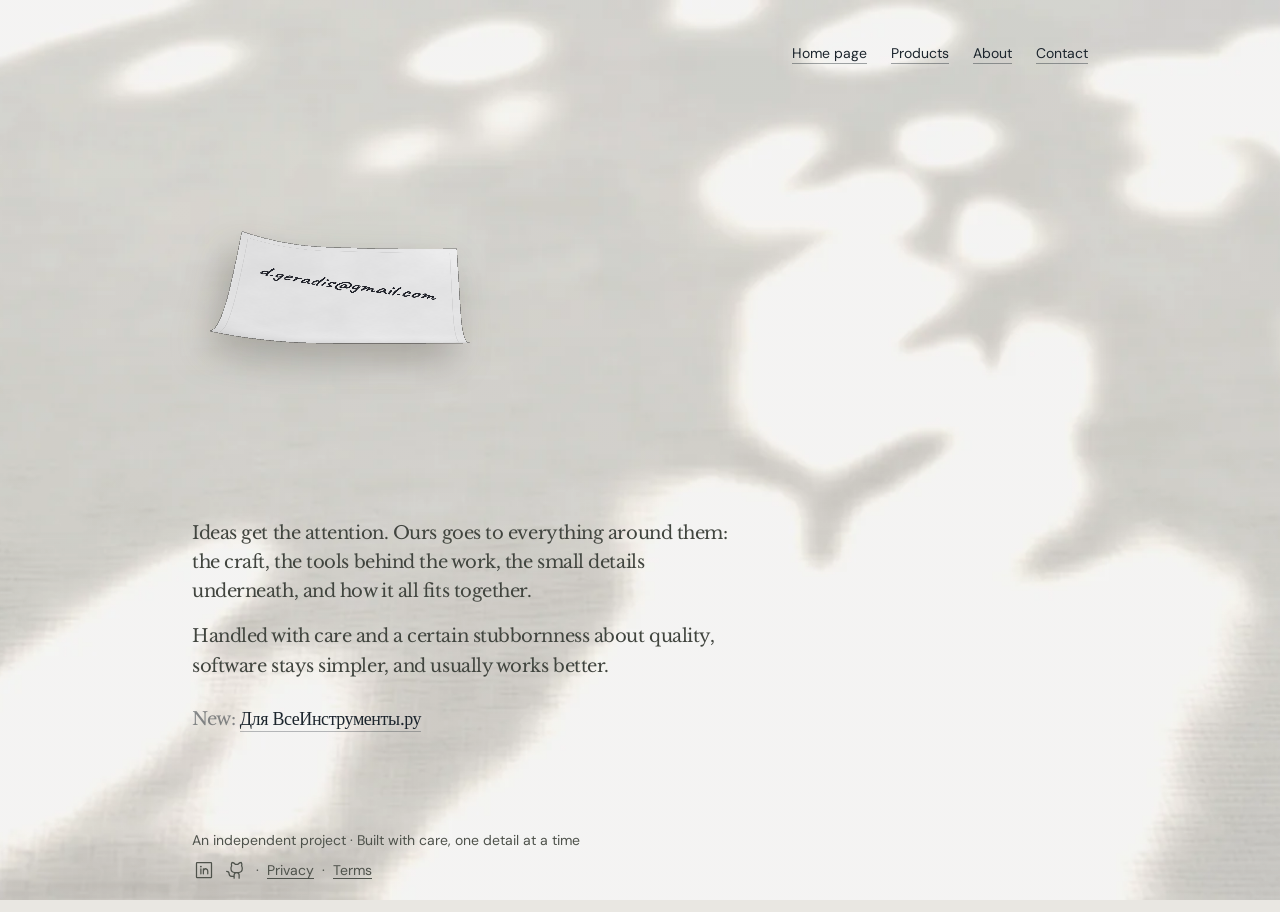
<file: index.html>
<!DOCTYPE html>
<html lang="en">
<head>
  <meta charset="utf-8">
  <meta name="viewport" content="width=device-width, initial-scale=1, viewport-fit=cover">
  <meta name="color-scheme" content="light">
  <meta name="description" content="Geradis — an independent project. Our interest is in everything around the idea: the craft, the tools, the details underneath, and how it all fits together.">
  <title>Geradis</title>
  <link rel="icon" href="favicon.ico" sizes="16x16 32x48">
  <link rel="icon" href="assets/img/favicon-32.png" sizes="32x32">
  <link rel="icon" href="assets/img/favicon-16.png" sizes="16x16">
  <link rel="apple-touch-icon" href="assets/img/apple-touch-icon.png" sizes="180x180">
  <link rel="preload" as="image" href="assets/img/cloth.webp">
  <style>
    /* ---------- Fonts (self-hosted) ---------- */
    @font-face { font-family: 'DM Sans'; src: url('assets/fonts/dm-sans-400.woff2') format('woff2'); font-weight: 400; font-style: normal; font-display: swap; }
    @font-face { font-family: 'DM Sans'; src: url('assets/fonts/dm-sans-500.woff2') format('woff2'); font-weight: 500; font-style: normal; font-display: swap; }
    @font-face { font-family: 'DM Sans'; src: url('assets/fonts/dm-sans-600.woff2') format('woff2'); font-weight: 600; font-style: normal; font-display: swap; }
    @font-face { font-family: 'DM Sans'; src: url('assets/fonts/dm-sans-700.woff2') format('woff2'); font-weight: 700; font-style: normal; font-display: swap; }
    @font-face { font-family: 'Libre Baskerville'; src: url('assets/fonts/libre-baskerville-400.woff2') format('woff2'); font-weight: 400; font-style: normal; font-display: swap; }
    @font-face { font-family: 'Libre Baskerville'; src: url('assets/fonts/libre-baskerville-700.woff2') format('woff2'); font-weight: 700; font-style: normal; font-display: swap; }
    @font-face { font-family: 'Caveat'; src: url('assets/fonts/caveat-600.woff2') format('woff2'); font-weight: 600; font-style: normal; font-display: swap; }
    @font-face { font-family: 'Caveat'; src: url('assets/fonts/caveat-700.woff2') format('woff2'); font-weight: 700; font-style: normal; font-display: swap; }

    /* ---------- Theme tokens ---------- */
    :root {
      --ink: #1c252d;
      --muted: #41453f;
      --fine: #4e524b;
      --link: #185ba2;
      --surface: #e9e7e2;
      --sans: 'DM Sans', -apple-system, system-ui, sans-serif;
      --serif: 'Libre Baskerville', Georgia, serif;
      --hand: 'Caveat', 'Segoe Script', cursive;
    }
    /* ---------- Base ---------- */
    * { box-sizing: border-box; margin: 0; padding: 0; }
    html { height: 100%; }
    body {
      min-height: 100dvh;
      font-family: var(--sans);
      color: var(--ink);
      background: var(--surface);
      -webkit-font-smoothing: antialiased;
    }
    .sr-only {
      position: absolute; width: 1px; height: 1px; padding: 0; margin: -1px;
      overflow: hidden; clip: rect(0 0 0 0); white-space: nowrap; border: 0;
    }

    /* ---------- Wall background ---------- */
    .wall-bg {
      position: fixed; inset: 0; z-index: -1;
      background: var(--surface);
      opacity: 0;
      transition: opacity 2.4s ease-in-out;
    }
    body.ready .wall-bg { opacity: 1; }
    .wall-img {
      position: absolute; inset: 0; width: 100%; height: 100%;
      object-fit: cover; object-position: 50% center;
      filter: blur(.5px);
      animation: wall-drift 46s ease-in-out infinite alternate;
    }
    .wall-tint {
      position: absolute; inset: 0;
      background: linear-gradient(rgba(255, 252, 246, .15), rgba(255, 252, 246, .15));
    }
    @keyframes wall-drift {
      from { transform: scale(1.015); }
      to { transform: scale(1.055); }
    }
    @media (prefers-reduced-motion: reduce) {
      .wall-bg { transition: none; opacity: 1; }
      .wall-img { animation: none; }
    }

    /* ---------- Page frame ---------- */
    .page {
      display: flex; flex-direction: column; min-height: 100dvh;
      width: min(1172px, 70%); margin: 0 auto;
      padding-bottom: max(30px, env(safe-area-inset-bottom));
    }
    header { padding-top: max(32px, env(safe-area-inset-top)); }
    nav { display: flex; justify-content: flex-end; align-items: center; gap: 24px; font-size: 14px; }

    /* animated underline links */
    .animated-link {
      color: inherit; text-decoration: none;
      display: inline-flex; min-height: 44px; align-items: center;
    }
    .animated-link > span:first-child {
      padding-bottom: 2px;
      background-image: linear-gradient(currentColor, currentColor),
                        linear-gradient(color-mix(in srgb, currentColor 40%, transparent), color-mix(in srgb, currentColor 40%, transparent));
      background-size: 0% 1px, 100% 1px;
      background-position: right bottom, right bottom;
      background-repeat: no-repeat;
      transition: background-size .25s ease, background-position .25s ease;
    }
    .animated-link:hover > span:first-child, .animated-link:focus-visible > span:first-child {
      background-size: 100% 1px, 100% 1px;
      background-position: left bottom, left bottom;
    }
    .animated-link:focus-visible { outline: 2px solid var(--link); outline-offset: 4px; }

    main { margin: auto 0; padding: 96px 0; }

    /* ---------- Napkin (WebGL procedural cloth) ---------- */
    .napkin {
      position: relative;
      display: block;
      width: clamp(267.3px, 21.8vw, 366.3px);
      aspect-ratio: 1;
      margin: 0 0 clamp(48px, 7.5vh, 80px) 12px;
      padding: 0;
      border: 0;
      background: none;
      font: inherit;
      cursor: grab;
      -webkit-tap-highlight-color: transparent;
    }
    .napkin:active { cursor: grabbing; }
    .napkin:focus-visible { outline: 2px solid var(--link); outline-offset: 4px; }
    .napkin-canvas {
      position: absolute; inset: 0;
      width: 100%; height: 100%;
      display: block;
      opacity: 0;
      transition: opacity .8s ease;
      filter: drop-shadow(-10px 16px 18px rgba(48, 42, 36, .26));
    }
    .napkin[data-scene="ready"] .napkin-canvas { opacity: 1; }
    .napkin-fallback {
      display: none;
      position: absolute; inset: 8%;
      background: #fcfcfd;
      box-shadow: -10px 14px 22px rgba(48, 42, 36, .18);
      font-family: var(--hand);
      font-weight: 600;
      font-size: 30px;
      color: #241f1c;
      place-items: center;
      text-align: center;
      line-height: 1.1;
    }
    .napkin[data-scene="unavailable"] .napkin-fallback { display: grid; }
    .napkin-tooltip {
      position: absolute;
      left: 50%;
      top: calc(100% + 6px);
      transform: translate(-50%, 0) scale(0.94);
      transform-origin: 50% 0;
      opacity: 0;
      pointer-events: none;
      white-space: nowrap;
      background: rgba(28, 25, 22, .92);
      color: #faf7f2;
      font-family: -apple-system, 'Segoe UI', Roboto, 'Helvetica Neue', Arial, sans-serif;
      font-size: 12px;
      line-height: 1;
      padding: 5px 8px;
      border-radius: 4px;
      transition: transform .18s ease, opacity .18s ease;
      z-index: 5;
    }
    .napkin-tooltip.show { transform: translate(-50%, 0) scale(1); opacity: 1; }
    
    /* Contact — копирование email + тултип */
    #contact-copy { position: relative; }
    .contact-tooltip {
      position: absolute;
      top: calc(100% + 6px);
      right: 0;
      transform: translateY(-4px) scale(0.94);
      transform-origin: 100% 0;
      opacity: 0;
      pointer-events: none;
      white-space: nowrap;
      background: rgba(28, 25, 22, .92);
      color: #faf7f2;
      font-family: -apple-system, 'Segoe UI', Roboto, 'Helvetica Neue', Arial, sans-serif;
      font-size: 12px;
      line-height: 1;
      padding: 5px 8px;
      border-radius: 4px;
      transition: transform .18s ease, opacity .18s ease;
      z-index: 5;
    }
    .contact-tooltip.show { transform: translateY(0) scale(1); opacity: 1; }

    /* ---------- Intro ---------- */
    .intro {
      max-width: 550px;
      font-family: var(--serif);
      font-size: 16px; line-height: 1.625; letter-spacing: -.025em;
      color: var(--muted);
      display: grid; gap: 16px;
      text-wrap: pretty;
    }
    .new-line {
      margin-top: 24px; max-width: 32rem;
      font-family: var(--serif);
      font-size: 16px; line-height: 1.625; letter-spacing: -.025em;
      color: var(--ink);
    }
    .new-label { opacity: .5; }
    .reveal-link {
      color: var(--ink); text-decoration: none;
      padding-bottom: 2px;
      background-image: linear-gradient(currentColor, currentColor),
                        linear-gradient(color-mix(in srgb, currentColor 30%, transparent), color-mix(in srgb, currentColor 30%, transparent));
      background-size: 0% 1px, 100% 1px;
      background-position: right bottom, right bottom;
      background-repeat: no-repeat;
      -webkit-box-decoration-break: clone; box-decoration-break: clone;
      transition: background-size .2s ease, background-position .2s ease;
    }
    .reveal-link:hover, .reveal-link:focus-visible {
      background-size: 100% 1px, 100% 1px;
      background-position: left bottom, left bottom;
    }
    .reveal-link:focus-visible { outline: 2px solid var(--link); outline-offset: 4px; }

    /* ---------- Footer ---------- */
    footer { font-size: 12px; color: var(--fine); }
    .footer-line { max-width: 900px; line-height: 1.45; text-wrap: pretty; }
    .footer-links {
      margin-top: 8px; display: flex; flex-wrap: wrap; align-items: center;
      column-gap: 8px; row-gap: 4px; line-height: 1.45;
    }
    .social { display: flex; align-items: center; gap: 8px; }
    .social a {
      display: inline-flex; width: 24px; height: 24px;
      align-items: center; justify-content: center;
      color: inherit; transition: color .2s ease;
    }
    .social a:hover { color: var(--link); }
    .social a:focus-visible { outline: 2px solid var(--link); outline-offset: 2px; border-radius: 3px; }
    .social svg { width: 20px; height: 20px; }
    .footer-links a { color: inherit; text-underline-offset: 3px; -webkit-tap-highlight-color: transparent; }
    .footer-links a:hover { text-decoration: underline; }
    .footer-links a:focus-visible { outline: 2px solid var(--link); outline-offset: 4px; border-radius: 3px; }
    .sep { user-select: none; }

    /* ---------- Mobile ---------- */
    @media (max-width: 700px) {
      .page {
        width: auto;
        margin-left: max(26px, env(safe-area-inset-left));
        margin-right: max(26px, env(safe-area-inset-right));
      }
      nav { gap: 12px; font-size: 13px; }
      .animated-link > span:first-child { white-space: nowrap; }
      main { padding: 128px 0; }
      .napkin { width: 267.3px; margin-left: 5px; margin-bottom: 52px; }
    }
    @media (min-width: 640px) {
      .intro, .new-line { font-size: 18px; }
      footer { font-size: 14px; }
    }
  </style>
</head>
<body>
  <div class="wall-bg" aria-hidden="true">
    <img class="wall-img" src="assets/img/cloth.webp" alt="">
    <div class="wall-tint"></div>
  </div>

  <div class="page">
    <header>
      <nav aria-label="Main navigation">
        <a class="animated-link" href="index.html"><span>Home page</span></a>
        <a class="animated-link" href="#products"><span>Products</span></a>
        <a class="animated-link" href="#about"><span>About</span></a>
        <a class="animated-link" href="#" id="contact-copy" aria-label="Скопировать d.geradis@gmail.com в буфер обмена">
          <span>Contact</span>
          <span class="contact-tooltip" role="status" aria-live="polite">email скопирован в буфер обмена</span></a>
      </nav>
    </header>

    <main>
      <h1 class="sr-only">Geradis</h1>
      <button class="napkin" id="napkin" type="button" aria-label="Geradis, handwritten on a white napkin on the table — activate to copy d.geradis@gmail.com">
        <canvas class="napkin-canvas" aria-hidden="true"></canvas>
        <span class="napkin-fallback" aria-hidden="true"><span>d.geradis<br>@gmail.com</span></span>
        <span class="napkin-tooltip" role="status" aria-live="polite">email скопирован в буфер обмена</span>
      </button>

      <div class="intro">
        <p>Ideas get the attention. Ours goes to everything around them: the craft, the tools behind the work, the small details underneath, and how it all fits together.</p>
        <p>Handled with care and a certain stubbornness about quality, software stays simpler, and usually works better.</p>
      </div>
      <p class="new-line">
        <span class="new-label">New:</span>
        <a class="reveal-link" href="gp/verstak/">Для ВсеИнструменты.ру</a>
      </p>
    </main>

    <footer>
      <p class="footer-line">
        <span>An independent project</span><span class="sep" aria-hidden="true">&nbsp;·&nbsp;</span><span>Built with care, one detail at a time</span>
      </p>
      <div class="footer-links">
        <div class="social">
          <a href="#" aria-label="LinkedIn" title="LinkedIn">
            <svg viewBox="0 0 256 256" fill="currentColor" aria-hidden="true" focusable="false"><path d="M216,24H40A16,16,0,0,0,24,40V216a16,16,0,0,0,16,16H216a16,16,0,0,0,16-16V40A16,16,0,0,0,216,24Zm0,192H40V40H216V216ZM96,112v64a8,8,0,0,1-16,0V112a8,8,0,0,1,16,0Zm88,28v36a8,8,0,0,1-16,0V140a20,20,0,0,0-40,0v36a8,8,0,0,1-16,0V112a8,8,0,0,1,15.79-1.78A36,36,0,0,1,184,140ZM100,84A12,12,0,1,1,88,72,12,12,0,0,1,100,84Z"/></svg>
          </a>
          <a href="#" aria-label="GitHub" title="GitHub">
            <svg viewBox="0 0 256 256" fill="currentColor" aria-hidden="true" focusable="false"><path d="M208.31,75.68A59.78,59.78,0,0,0,202.93,28,8,8,0,0,0,196,24a59.75,59.75,0,0,0-48,24H124A59.75,59.75,0,0,0,76,24a8,8,0,0,0-6.93,4,59.78,59.78,0,0,0-5.38,47.68A58.14,58.14,0,0,0,56,104v8a56.06,56.06,0,0,0,48.44,55.47A39.8,39.8,0,0,0,96,192v8H72a24,24,0,0,1-24-24A40,40,0,0,0,8,136a8,8,0,0,0,0,16,24,24,0,0,1,24,24,40,40,0,0,0,40,40H96v16a8,8,0,0,0,16,0V192a24,24,0,0,1,48,0v40a8,8,0,0,0,16,0V192a39.8,39.8,0,0,0-8.44-24.53A56.06,56.06,0,0,0,216,112v-8A58.14,58.14,0,0,0,208.31,75.68ZM200,112a40,40,0,0,1-40,40H112a40,40,0,0,1-40-40v-8a41.74,41.74,0,0,1,6.9-22.48A8,8,0,0,0,80,73.83a43.81,43.81,0,0,1,.79-33.58,43.88,43.88,0,0,1,32.32,20.06A8,8,0,0,0,119.82,64h32.35a8,8,0,0,0,6.74-3.69,43.87,43.87,0,0,1,32.32-20.06A43.81,43.81,0,0,1,192,73.83a8.09,8.09,0,0,0,1,7.65A41.72,41.72,0,0,1,200,104Z"/></svg>
          </a>
        </div>
        <span class="sep" aria-hidden="true">·</span>
        <a href="#">Privacy</a>
        <span class="sep" aria-hidden="true">·</span>
        <a href="#">Terms</a>
      </div>
    </footer>
  </div>

  <script>
    // Reveal the wall scene once the page is ready.
    window.addEventListener('load', () => document.body.classList.add('ready'));
    setTimeout(() => document.body.classList.add('ready'), 1200); // fallback

    // Hidden channel.
    console.log(
      '%c      ██████╗     \n' +
      '     ██╔════╝     \n' +
      '     ██║  ███╗    \n' +
      '     ██║   ██║    \n' +
      '     ╚██████╔╝    \n' +
      '      ╚═════╝     \n' +
      '%c\n' +
      'GERADIS // hidden channel\n\n' +
      '> You found the note behind the wallpaper.\n\n' +
      'Curious about craft, tools, and details?\n' +
      'Say hi: d.geradis@gmail.com\n' +
      'Extra credit if you bring something you built.\n',
      'color: #b8862b; font-family: monospace; font-size: 14px; line-height: 1;',
      'font-family: monospace; font-size: 12px;'
    );

    // Napkin — faithful port of the unreallabs wall-note physics (Rc in scene.js):
    // two-layer gust scheduler + bend/twist/poke damped springs + CPU cantilever
    // vertex deformation (48x32 grid, computeVertexNormals each frame).
    (() => {
      const btn = document.getElementById('napkin');
      const canvas = btn && btn.querySelector('.napkin-canvas');
      const tip = btn && btn.querySelector('.napkin-tooltip');
      if (!btn || !canvas || !tip) return;

      const EMAIL = 'd.geradis@gmail.com';
      const reduceMotion = window.matchMedia('(prefers-reduced-motion: reduce)').matches;
      const gl = canvas.getContext('webgl', { alpha: true, antialias: true, premultipliedAlpha: false });
      if (!gl) { btn.dataset.scene = 'unavailable'; return; }

      try {
        // ---- shaders --------------------------------------------------------
        const VERT = `
          uniform mat4 uMVP;
          uniform mat4 uModel;
          attribute vec3 aPos;
          attribute vec2 aUv;
          attribute vec3 aNrm;
          varying vec2 vUv;
          varying vec3 vNormal;
          varying float vHeight;
          void main() {
            vUv = aUv;
            vHeight = aPos.z;
            vec3 n = normalize(vec3(aNrm.x / 1.30, aNrm.y, aNrm.z)); // компенсация растяжения по x
            vNormal = normalize(mat3(uModel) * n);
            vec3 pos = aPos;
            pos.x *= 1.30; // компенсация ракурса: салфетка квадратная
            gl_Position = uMVP * vec4(pos, 1.0);
          }
        `;
        const FRAG = `
          precision highp float;
          uniform sampler2D uText;
          uniform vec3 uLight;
          varying vec2 vUv;
          varying vec3 vNormal;
          varying float vHeight;

          float hash(vec2 p) { return fract(sin(dot(p, vec2(127.1, 311.7))) * 43758.5453); }
          float vnoise(vec2 p) {
            vec2 i = floor(p), f = fract(p);
            vec2 q = f * f * (3.0 - 2.0 * f);
            return mix(mix(hash(i), hash(i + vec2(1.0, 0.0)), q.x),
                       mix(hash(i + vec2(0.0, 1.0)), hash(i + vec2(1.0, 1.0)), q.x), q.y);
          }

          void main() {
            vec3 base = vec3(0.988, 0.988, 0.992);
            // плотная бумага: плавные разводы волокон — сглаженный шум без сетки
            // (высокочастотные «нити» sin(850) алиасили и выглядели как тюль)
            base *= 0.982 + 0.020 * vnoise(vUv * 6.5) + 0.013 * vnoise(vUv * 16.0 + 37.2);
            base -= 0.008 * vnoise(vUv * 90.0 + 11.3);
            // подшитый край с одной строчкой
            float ed = min(min(vUv.x, 1.0 - vUv.x), min(vUv.y, 1.0 - vUv.y));
            base *= 1.0 - 0.07 * smoothstep(0.0022, 0.0008, abs(ed - 0.033));
            // освещение
            vec3 N = normalize(vNormal);
            vec3 L = normalize(uLight);
            float diff = max(dot(N, L), 0.0);
            float shade = 0.60 + 0.34 * diff + 0.10 * clamp(vHeight * 8.0, -0.6, 0.6);
            vec3 col = base * shade;
            col += vec3(0.02) * pow(max(dot(reflect(-L, N), vec3(0.0, 0.0, 1.0)), 0.0), 24.0);
            // рукописный текст
            vec4 ink = texture2D(uText, vUv);
            col = mix(col, ink.rgb, ink.a);
            gl_FragColor = vec4(col, 1.0);
          }
        `;
        function compile(type, src) {
          const s = gl.createShader(type);
          gl.shaderSource(s, src);
          gl.compileShader(s);
          if (!gl.getShaderParameter(s, gl.COMPILE_STATUS)) throw new Error(gl.getShaderInfoLog(s));
          return s;
        }
        const prog = gl.createProgram();
        gl.attachShader(prog, compile(gl.VERTEX_SHADER, VERT));
        gl.attachShader(prog, compile(gl.FRAGMENT_SHADER, FRAG));
        gl.linkProgram(prog);
        if (!gl.getProgramParameter(prog, gl.LINK_STATUS)) throw new Error(gl.getProgramInfoLog(prog));
        gl.useProgram(prog);

        // ---- геометрия: сетка 48x32, как PlaneGeometry(1,1,48,32) в оригинале --
        const NX = 48, NY = 32;
        const V = (NX + 1) * (NY + 1);
        const T = new Float32Array(V * 2);   // координаты покоя
        const UV = new Float32Array(V * 2);
        let k = 0;
        for (let j = 0; j <= NY; j++) {
          for (let i = 0; i <= NX; i++) {
            const x = i / NX - 0.5, y = 0.5 - j / NY;
            T[k] = x; UV[k++] = x + 0.5;
            T[k] = y; UV[k++] = y + 0.5;
          }
        }
        const idx = new Uint16Array(NX * NY * 6);
        k = 0;
        for (let j = 0; j < NY; j++) {
          for (let i = 0; i < NX; i++) {
            const a = j * (NX + 1) + i, b = a + 1, c = a + NX + 1, d = c + 1;
            idx[k++] = a; idx[k++] = c; idx[k++] = b;
            idx[k++] = b; idx[k++] = c; idx[k++] = d;
          }
        }
        // микрорельеф покоя: гладкий value-noise ±0.008 — лежащая ткань не бывает
        // идеально плоской, но и не держит замороженных завитков (как на оригинале:
        // покой почти плоский, вся динамика — в порывах)
        const RZ = new Float32Array(V);
        {
          const hsh = (ix, iy) => { const n = Math.sin(ix * 127.1 + iy * 311.7) * 43758.5453; return n - Math.floor(n); };
          for (let v = 0; v < V; v++) {
            const gx = (T[v * 2] + 0.5) * 2.4, gy = (T[v * 2 + 1] + 0.5) * 2.4;
            const ix = Math.floor(gx), iy = Math.floor(gy);
            const fx = gx - ix, fy = gy - iy;
            const sx = fx * fx * (3 - 2 * fx), sy = fy * fy * (3 - 2 * fy);
            const a00 = hsh(ix, iy), a10 = hsh(ix + 1, iy), a01 = hsh(ix, iy + 1), a11 = hsh(ix + 1, iy + 1);
            const n1 = a00 + (a10 - a00) * sx + (a01 - a00) * sy + (a00 - a10 - a01 + a11) * sx * sy;
            const gx2 = (T[v * 2] + 0.5) * 5.3, gy2 = (T[v * 2 + 1] + 0.5) * 5.3;
            const ix2 = Math.floor(gx2), iy2 = Math.floor(gy2);
            const fx2 = gx2 - ix2, fy2 = gy2 - iy2;
            const sx2 = fx2 * fx2 * (3 - 2 * fx2), sy2 = fy2 * fy2 * (3 - 2 * fy2);
            const b00 = hsh(ix2 + 7.3, iy2 + 3.1), b10 = hsh(ix2 + 8.3, iy2 + 3.1), b01 = hsh(ix2 + 7.3, iy2 + 4.1), b11 = hsh(ix2 + 8.3, iy2 + 4.1);
            const n2 = b00 + (b10 - b00) * sx2 + (b01 - b00) * sy2 + (b00 - b10 - b01 + b11) * sx2 * sy2;
            RZ[v] = (n1 - 0.5) * 0.012 + (n2 - 0.5) * 0.006;
          }
        }
        const dynBuf = gl.createBuffer(); // [x,y,z, nx,ny,nz] × V, обновляется каждый кадр
        gl.bindBuffer(gl.ARRAY_BUFFER, dynBuf);
        gl.bufferData(gl.ARRAY_BUFFER, V * 6 * 4, gl.DYNAMIC_DRAW);
        const uvBuf = gl.createBuffer();
        gl.bindBuffer(gl.ARRAY_BUFFER, uvBuf);
        gl.bufferData(gl.ARRAY_BUFFER, UV, gl.STATIC_DRAW);
        gl.bindBuffer(gl.ELEMENT_ARRAY_BUFFER, gl.createBuffer());
        gl.bufferData(gl.ELEMENT_ARRAY_BUFFER, idx, gl.STATIC_DRAW);
        const aPos = gl.getAttribLocation(prog, 'aPos');
        const aUv = gl.getAttribLocation(prog, 'aUv');
        const aNrm = gl.getAttribLocation(prog, 'aNrm');
        gl.bindBuffer(gl.ARRAY_BUFFER, dynBuf);
        gl.enableVertexAttribArray(aPos);
        gl.vertexAttribPointer(aPos, 3, gl.FLOAT, false, 24, 0);
        gl.enableVertexAttribArray(aNrm);
        gl.vertexAttribPointer(aNrm, 3, gl.FLOAT, false, 24, 12);
        gl.bindBuffer(gl.ARRAY_BUFFER, uvBuf);
        gl.enableVertexAttribArray(aUv);
        gl.vertexAttribPointer(aUv, 2, gl.FLOAT, false, 8, 0);

        // ---- матрицы (column-major) ------------------------------------------
        const M = {
          mul(a, b) {
            const r = new Float32Array(16);
            for (let c = 0; c < 4; c++) for (let i = 0; i < 4; i++)
              r[c * 4 + i] = a[i] * b[c * 4] + a[4 + i] * b[c * 4 + 1] + a[8 + i] * b[c * 4 + 2] + a[12 + i] * b[c * 4 + 3];
            return r;
          },
          perspective(fovY, aspect, near, far) {
            const f = 1 / Math.tan(fovY / 2), n = 1 / (near - far);
            return new Float32Array([f / aspect, 0, 0, 0, 0, f, 0, 0, 0, 0, (far + near) * n, -1, 0, 0, 2 * far * near * n, 0]);
          },
          rotX(a) { const c = Math.cos(a), s = Math.sin(a); return new Float32Array([1, 0, 0, 0, 0, c, s, 0, 0, -s, c, 0, 0, 0, 0, 1]); },
          rotZ(a) { const c = Math.cos(a), s = Math.sin(a); return new Float32Array([c, s, 0, 0, -s, c, 0, 0, 0, 0, 1, 0, 0, 0, 0, 1]); },
          trans(x, y, z) { return new Float32Array([1, 0, 0, 0, 0, 1, 0, 0, 0, 0, 1, 0, x, y, z, 1]); }
        };
        // ракурс как на рефе: салфетка лежит на поверхности, камера под углом
        const model = M.mul(M.rotX(-0.75), M.rotZ(-0.06));
        const mvp = M.mul(M.perspective(22 * Math.PI / 180, 1, 0.1, 10),
                    M.mul(M.trans(0, 0, -4.0), M.mul(M.trans(0, 0.02, 0), model)));

        const U = {
          mvp: gl.getUniformLocation(prog, 'uMVP'),
          model: gl.getUniformLocation(prog, 'uModel'),
          text: gl.getUniformLocation(prog, 'uText'),
          light: gl.getUniformLocation(prog, 'uLight')
        };
        gl.uniformMatrix4fv(U.mvp, false, mvp);
        gl.uniformMatrix4fv(U.model, false, model);
        gl.uniform3f(U.light, -0.45, 0.60, 0.66);
        gl.uniform1i(U.text, 0);

        const posArr = new Float32Array(V * 6);
        let raf = 0, lastT = 0, alarm = 0, t0 = 0;

        // ---- текстура надписи: одна строка под углом, шариковая ручка ----------
        function uploadTextTexture() {
          const S = 1024;
          const c = document.createElement('canvas');
          c.width = c.height = S;
          const x = c.getContext('2d');
          x.clearRect(0, 0, S, S);
          const TXT = 'd.geradis@gmail.com';
          // размер: строка занимает ~80% ширины салфетки
          let size = 112;
          x.font = `600 ${size}px Caveat, cursive`;
          size = Math.floor(size * 820 / x.measureText(TXT).width);
          x.font = `600 ${size}px Caveat, cursive`;
          // как на рефе: от левого верхнего угла вниз-вправо, одним росчерком
          x.save();
          x.translate(112, 262);
          x.rotate(9.5 * Math.PI / 180);
          x.textBaseline = 'middle';
          x.textAlign = 'left';
          // шариковая ручка: плотные чернила с холодным оттенком,
          // два добивочных прохода дают неровное отложение по краям штриха
          x.fillStyle = 'rgba(27, 29, 38, 0.93)';
          x.fillText(TXT, 0, 0);
          x.fillStyle = 'rgba(27, 29, 38, 0.30)';
          x.fillText(TXT, 0.8, -0.7);
          x.fillText(TXT, -0.7, 0.9);
          x.restore();
          // отложение чернил: зерно по штриху + редкие капли и микропропуски
          const img = x.getImageData(0, 0, S, S), d = img.data;
          let seed = 99;
          const rnd = () => (seed = (seed * 1664525 + 1013904223) >>> 0) / 4294967296;
          for (let i = 0; i < d.length; i += 4) {
            const a = d[i + 3];
            if (a > 40) {
              const f = rnd();
              if (f < 0.012) d[i + 3] = Math.min(255, a * 1.7 + 30);      // капля
              else if (f < 0.026) d[i + 3] = a * 0.34;                    // микропропуск
              else d[i + 3] = a * (0.9 + rnd() * 0.2);                    // зерно нажима
            }
          }
          x.putImageData(img, 0, 0);
          const tex = gl.createTexture();
          gl.activeTexture(gl.TEXTURE0);
          gl.bindTexture(gl.TEXTURE_2D, tex);
          gl.pixelStorei(gl.UNPACK_FLIP_Y_WEBGL, true);
          gl.texImage2D(gl.TEXTURE_2D, 0, gl.RGBA, gl.RGBA, gl.UNSIGNED_BYTE, c);
          gl.texParameteri(gl.TEXTURE_2D, gl.TEXTURE_MIN_FILTER, gl.LINEAR);
          gl.texParameteri(gl.TEXTURE_2D, gl.TEXTURE_MAG_FILTER, gl.LINEAR);
          gl.texParameteri(gl.TEXTURE_2D, gl.TEXTURE_WRAP_S, gl.CLAMP_TO_EDGE);
          gl.texParameteri(gl.TEXTURE_2D, gl.TEXTURE_WRAP_T, gl.CLAMP_TO_EDGE);
        }

        // ---- размер ------------------------------------------------------------
        function resize() {
          const dpr = Math.min(2, window.devicePixelRatio || 1);
          const w = Math.max(1, Math.round(btn.clientWidth * dpr));
          if (canvas.width !== w) { canvas.width = w; canvas.height = w; }
          gl.viewport(0, 0, canvas.width, canvas.height);
          if (btn.dataset.scene === 'ready') wake();
        }
        new ResizeObserver(resize).observe(btn);
        resize();

        // ---- физика: точный порт салфетки unreallabs (Rc из scene.js) ----------
        // два слоя порывов: собственный (быстрый) + настенный (медленный, вес 0.5),
        // пружины bend/twist/poke, подшаги до 120 Гц, cantilever-деформация на CPU
        let seed = 143;
        const rnd = () => (seed = (seed * 1664525 + 1013904223) >>> 0) / 4294967296;
        const wall = { time: 0, nextGust: 1.6, gustStart: -10, duration: 1, strength: 0, direction: 0, bend: 0, bendVel: 0, twist: 0, twistVel: 0 };
        const own = { time: 0, nextGust: 0.8, start: -10, duration: 1, strength: 0, direction: 0, bend: 0, bendVel: 0, twist: 0, twistVel: 0 };
        const hover = { x: 0, y: 0, tx: 0, ty: 0, amount: 0, target: 0 };
        const poke = { x: 0, y: 0, amount: 0, target: 0, vel: 0 };

        function step(dt, now) {
          const rm = reduceMotion;
          const rh = rm ? 1 : 1 - Math.exp(-dt * 14);
          hover.x += (hover.tx - hover.x) * rh;
          hover.y += (hover.ty - hover.y) * rh;
          hover.amount += (hover.target - hover.amount) * rh;
          if (!rm) {
            own.time = (now - t0) / 1000; // wall-clock: будильник порыва срабатывает и после сна
            wall.time = own.time;
            if (own.time >= own.nextGust) {
              own.start = own.time;
              own.duration = 1.5 + rnd() * 0.9;
              own.strength = 0.65 + rnd() * 0.3;
              own.direction = rnd() * 2 - 1;
              own.nextGust = own.time + own.duration + 2 + rnd() * 2;
            }
            if (wall.time >= wall.nextGust) {
              wall.gustStart = wall.time;
              wall.duration = 3.5 + rnd() * 2.5;
              wall.strength = 0.25 + rnd() * 0.35;
              wall.direction = -0.8 + rnd() * 1.2;
              wall.nextGust = wall.time + 9 + rnd() * 8;
            }
          }
          const po = Math.min(1, Math.max(0, (own.time - own.start) / own.duration));
          const oa = rm ? 0 : own.strength * Math.sin(po * Math.PI) ** 2;
          const pw = Math.min(1, Math.max(0, (wall.time - wall.gustStart) / wall.duration));
          const wa = rm ? 0 : wall.strength * Math.sin(pw * Math.PI) ** 2;
          const steps = Math.max(1, Math.ceil(dt * 120)), h = dt / steps;
          for (let i = 0; i < steps; i++) {
            if (!rm) {
              own.bendVel += ((oa + wall.bend * 0.5 - own.bend) * 75 - own.bendVel * 6) * h;
              own.bend += own.bendVel * h;
              own.twistVel += ((oa * own.direction + wall.twist * 0.5 - own.twist) * 110 - own.twistVel * 5.5) * h;
              own.twist += own.twistVel * h;
              wall.bendVel += ((wa - wall.bend) * 90 - wall.bendVel * 7.5) * h;
              wall.bend += wall.bendVel * h;
              wall.twistVel += ((wa * wall.direction - wall.twist) * 135 - wall.twistVel * 6.5) * h;
              wall.twist += wall.twistVel * h;
            }
            poke.vel += ((poke.target - poke.amount) * 200 - poke.vel * 24) * h;
            poke.amount += poke.vel * h;
            if (poke.amount < 0) { poke.amount = 0; poke.vel = 0; }
          }
          if (poke.target === 0 && poke.amount < 0.001 && Math.abs(poke.vel) < 0.01) { poke.amount = 0; poke.vel = 0; }
        }

        // деформация: кантилевер нижней половины + заворот верхних углов +
        // заворот левой кромки + статичный рельеф покоя — формулы оригинала 1:1
        function deform() {
          const hA = hover.amount;
          const yA = Math.min(poke.amount, 1);
          const wTop = hA * (0.35 + 0.65 * (0.5 - hover.y));   // вес изгиба от курсора
          const wTwist = hA * (0.5 + hover.y);                 // вес заворота углов
          const pTop = yA * (0.35 + 0.65 * (0.5 - poke.y));
          const pTwist = yA * (0.5 + poke.y);
          const lx = hover.x * 2;
          const w = poke.x * 2;
          const E = 1 - Math.max(hA, yA) * 0.6;                // прижал рукой — ветер не поднимает
          const D = own.bend * E;
          const O = own.twist * E;
          for (let v = 0; v < V; v++) {
            const tx = T[v * 2], ty = T[v * 2 + 1];
            const r = Math.pow(0.5 - ty, 1.7);                 // спад к нижней кромке
            const i2 = Math.max(0, -ty);                       // свободная длина от середины вниз
            const f = tx < 0 ? -1 : 1;
            // основная дуга: в покое ткань лежит почти плоско (0.012), порывы поднимают
            // нижнюю половину кантилевером (кривизна до ~2.5), твист наклоняет фронт
            const a = Math.max(0.008, 0.012 + wTop * 1.04 * (1 + lx * tx * 1.6)
              + pTop * 1.8 * (1 + w * tx * 1.6) + D * 2.3 + O * tx * 0.9);
            const c = a * i2;
            const u = i2 - Math.sin(c) / a;                    // укорочение хорды (подъём кромки)
            const d = (1 - Math.cos(c)) / a;                   // вылет из плоскости
            // заворот верхних углов: зона спит в покое, оживает в порыве и под курсором
            const p = Math.max(0, (Math.abs(tx) - 0.095) * 0.8 + (ty - 0.5) * 0.6);
            const m2 = (f < 0 ? 0.16 : 0.13) + D * 0.65 - f * O * 0.45
              + wTwist * 2.2 * Math.max(0, (f * lx - 0.2) / 0.8)
              + pTwist * 3.2 * Math.max(0, (f * w - 0.2) / 0.8);
            const h2 = m2 * p;
            const g = p - Math.sin(h2) / m2;
            const b2 = (1 - Math.cos(h2)) / m2;
            // заворот левой кромки: в покое едва заметен, в порыве и при нажатии растёт
            const x3 = Math.max(0, -tx - 0.12);
            const E3 = 0.22 + D * 0.65 + O * 0.3 + yA * Math.max(0, -w) * 0.45;
            const k3 = E3 * x3;
            const A3 = x3 - Math.sin(k3) / E3;
            const j3 = (1 - Math.cos(k3)) / E3;
            posArr[v * 6] = tx - f * g * 0.8 + A3;
            posArr[v * 6 + 1] = ty + r * tx * tx * 0.08 + u - g * 0.6;
            posArr[v * 6 + 2] = d + b2 + j3 + RZ[v];
          }
          // нормали по деформированной сетке
          const W1 = NX + 1;
          for (let j = 0; j <= NY; j++) {
            for (let i = 0; i <= NX; i++) {
              const v = j * W1 + i;
              const r = (i < NX ? v + 1 : v) * 6, l = (i > 0 ? v - 1 : v) * 6;
              const u = (j > 0 ? v - W1 : v) * 6, d = (j < NY ? v + W1 : v) * 6;
              const tx = posArr[r] - posArr[l], ty = posArr[r + 1] - posArr[l + 1], tz = posArr[r + 2] - posArr[l + 2];
              const ux = posArr[u] - posArr[d], uy = posArr[u + 1] - posArr[d + 1], uz = posArr[u + 2] - posArr[d + 2];
              let nx = ty * uz - tz * uy, ny = tz * ux - tx * uz, nz = tx * uy - ty * ux;
              const il = 1 / (Math.hypot(nx, ny, nz) + 1e-9);
              posArr[v * 6 + 3] = nx * il; posArr[v * 6 + 4] = ny * il; posArr[v * 6 + 5] = nz * il;
            }
          }
        }

        function draw() {
          deform();
          gl.bindBuffer(gl.ARRAY_BUFFER, dynBuf);
          gl.bufferSubData(gl.ARRAY_BUFFER, 0, posArr);
          gl.clearColor(0, 0, 0, 0);
          gl.clear(gl.COLOR_BUFFER_BIT);
          gl.drawElements(gl.TRIANGLES, idx.length, gl.UNSIGNED_SHORT, 0);
        }

        function frame(now) {
          if (!t0) { raf = requestAnimationFrame(frame); return; } // ждём ready()
          const dt = Math.min(0.05, Math.max(0.001, (now - lastT) / 1000));
          lastT = now;
          step(dt, now);
          draw();
          if (settled()) { sleep(); return; }
          raf = requestAnimationFrame(frame);
        }
        // покой: оба слоя порывов и пружины замерли, курсор ушёл
        function settled() {
          const hoverQuiet = Math.abs(hover.amount - hover.target) < 0.001
            && (hover.target === 0
              ? hover.amount < 0.001
              : (hover.x - hover.tx) * (hover.x - hover.tx) + (hover.y - hover.ty) * (hover.y - hover.ty) < 1e-5);
          return (own.time >= own.start + own.duration || reduceMotion)
            && wall.time >= wall.gustStart + wall.duration
            && Math.abs(own.bendVel) < 0.008 && Math.abs(own.twistVel) < 0.008
            && Math.abs(wall.bendVel) < 0.008 && Math.abs(wall.twistVel) < 0.008
            && poke.amount < 0.001 && Math.abs(poke.vel) < 0.01
            && hoverQuiet;
        }
        function sleep() {
          if (raf) { cancelAnimationFrame(raf); raf = 0; }
          if (reduceMotion) return;
          const wait = Math.min(own.nextGust, wall.nextGust) - own.time;
          if (wait < 0.35) { wake(); return; } // до порыва недолго — не засыпаем
          alarm = setTimeout(wake, Math.max(150, (wait - 0.12) * 1000));
        }
        function wake() {
          if (alarm) { clearTimeout(alarm); alarm = 0; }
          if (!raf) { lastT = performance.now(); raf = requestAnimationFrame(frame); }
        }
        document.addEventListener('visibilitychange', () => { if (!document.hidden) wake(); });

        // ---- указатель ---------------------------------------------------------
        function toPlane(e, dst) {
          const r = canvas.getBoundingClientRect();
          const fx = (e.clientX - r.left) / r.width;
          const fy = (e.clientY - r.top) / r.height;
          // обратная проекция камеры (fov 22°, наклон -0.75 rad) в плоскость ткани
          dst.x = Math.max(-0.5, Math.min(0.5, (fx - 0.5) * 1.196));
          const ndc = 1 - 2 * fy;
          dst.y = Math.max(-0.5, Math.min(0.5, (4 * ndc) / (3.764 - 0.682 * ndc)));
        }
        btn.addEventListener('pointermove', (e) => {
          if (reduceMotion || e.pointerType === 'touch') return;
          toPlane(e, hover);
          if (hover.amount < 0.001) { hover.x = hover.tx; hover.y = hover.ty; }
          hover.target = 1;
          wake();
        }, { passive: true });
        btn.addEventListener('pointerdown', (e) => {
          if (reduceMotion) return;
          if (e.pointerType === 'mouse' && e.button !== 0) return;
          if (!e.isPrimary) return;
          toPlane(e, poke);
          poke.target = 0.65;
          poke.vel = Math.min(24, Math.max(0, poke.vel) + 22);
          wake();
        }, { passive: true });
        function releasePoke() { if (poke.target !== 0) { poke.target = 0; wake(); } }
        btn.addEventListener('pointerup', releasePoke, { passive: true });
        btn.addEventListener('pointercancel', releasePoke, { passive: true });
        btn.addEventListener('pointerleave', () => { hover.target = 0; }, { passive: true });
        window.addEventListener('blur', () => { hover.target = 0; releasePoke(); });
        window.addEventListener('scroll', () => { hover.target = 0; }, { passive: true });

        // ---- клик: копировать email + тултип -----------------------------------
        let tipTimer = 0;
        function showTip() {
          tip.style.marginLeft = '';
          tip.classList.add('show');
          const w = tip.offsetWidth;
          const br = btn.getBoundingClientRect();
          const vl = br.left + br.width / 2 - w / 2;
          const shift = Math.max(0, 8 - vl) - Math.max(0, vl + w - innerWidth + 8);
          if (shift) tip.style.marginLeft = shift + 'px';
          clearTimeout(tipTimer);
          tipTimer = setTimeout(() => tip.classList.remove('show'), 2400);
        }
        function copyFallback() {
          const ta = document.createElement('textarea');
          ta.value = EMAIL;
          ta.style.cssText = 'position:fixed;opacity:0;pointer-events:none';
          document.body.appendChild(ta);
          ta.focus(); ta.select();
          let ok = false;
          try { ok = document.execCommand('copy'); } catch (e) {}
          ta.remove();
          if (ok) showTip();
        }
        btn.addEventListener('click', () => {
          if (navigator.clipboard && navigator.clipboard.writeText) {
            navigator.clipboard.writeText(EMAIL).then(showTip).catch(copyFallback);
          } else copyFallback();
        });

        // ---- старт: ждём шрифт надписи, затем рендер ---------------------------
        function ready() {
          uploadTextTexture();
          btn.dataset.scene = 'ready';
          t0 = performance.now();
          own.nextGust = 0.8;
          wall.nextGust = 1.6;
          wake();
        }
        if (document.fonts && document.fonts.load) {
          Promise.all([document.fonts.load('600 165px Caveat'), document.fonts.load('600 130px Caveat')])
            .then(ready, ready);
          setTimeout(() => { if (!btn.dataset.scene) ready(); }, 2000);
        } else ready();
      } catch (e) {
        btn.dataset.scene = 'unavailable';
      }
    })();
    
    // ---- Contact: клик — копировать email в буфер + тултип -----------------
    (() => {
      const link = document.getElementById('contact-copy');
      const tip = link && link.querySelector('.contact-tooltip');
      if (!link || !tip) return;
      const EMAIL_TEXT = 'd.geradis@gmail.com';
      let timer = 0;
      function showTip() {
        tip.classList.add('show');
        clearTimeout(timer);
        timer = setTimeout(() => tip.classList.remove('show'), 2400);
      }
      function copyFallback() {
        const ta = document.createElement('textarea');
        ta.value = EMAIL_TEXT;
        ta.style.cssText = 'position:fixed;opacity:0;pointer-events:none';
        document.body.appendChild(ta);
        ta.focus(); ta.select();
        let ok = false;
        try { ok = document.execCommand('copy'); } catch (e) {}
        ta.remove();
        if (ok) showTip();
      }
      link.addEventListener('click', (e) => {
        e.preventDefault();
        if (navigator.clipboard && navigator.clipboard.writeText) {
          navigator.clipboard.writeText(EMAIL_TEXT).then(showTip).catch(copyFallback);
        } else copyFallback();
      });
    })();
  </script>
</body>
</html>
</file>
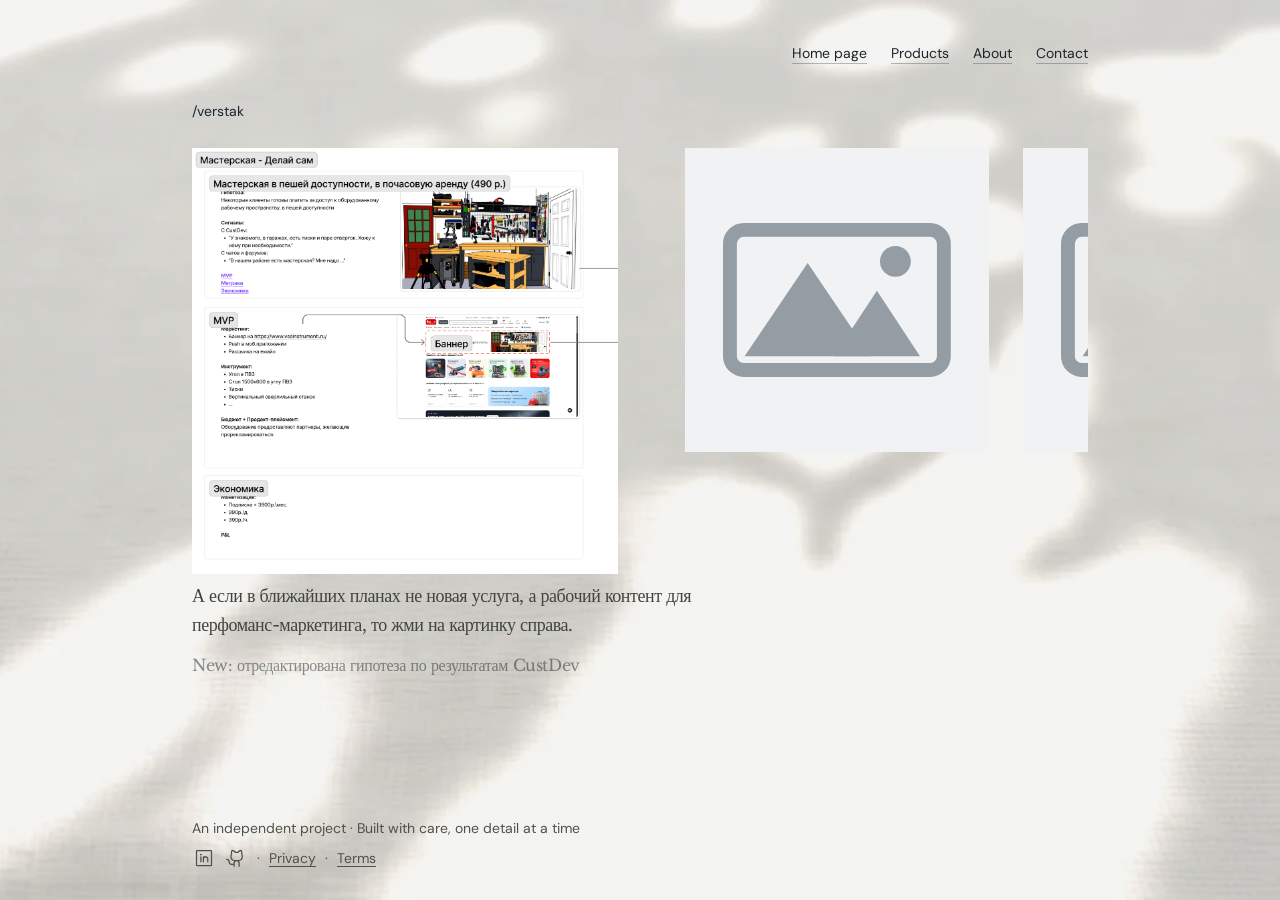
<file: gp/verstak/index.html>
<!DOCTYPE html>
<html lang="en">
<head>
  <meta charset="utf-8">
  <meta name="viewport" content="width=device-width, initial-scale=1, viewport-fit=cover">
  <meta name="color-scheme" content="light">
  <meta name="description" content="gp/verstak — a Geradis workbench page: layout experiments and upcoming cases.">
  <title>gp/verstak — Geradis</title>
  <link rel="icon" href="../../favicon.ico" sizes="16x16 32x48">
  <link rel="icon" href="../../assets/img/favicon-32.png" sizes="32x32">
  <link rel="icon" href="../../assets/img/favicon-16.png" sizes="16x16">
  <link rel="apple-touch-icon" href="../../assets/img/apple-touch-icon.png" sizes="180x180">
  <link rel="preload" as="image" href="../../assets/img/cloth.webp">
  <style>
    /* ---------- Fonts (self-hosted) ---------- */
    @font-face { font-family: 'DM Sans'; src: url('../../assets/fonts/dm-sans-400.woff2') format('woff2'); font-weight: 400; font-style: normal; font-display: swap; }
    @font-face { font-family: 'DM Sans'; src: url('../../assets/fonts/dm-sans-500.woff2') format('woff2'); font-weight: 500; font-style: normal; font-display: swap; }
    @font-face { font-family: 'DM Sans'; src: url('../../assets/fonts/dm-sans-600.woff2') format('woff2'); font-weight: 600; font-style: normal; font-display: swap; }
    @font-face { font-family: 'DM Sans'; src: url('../../assets/fonts/dm-sans-700.woff2') format('woff2'); font-weight: 700; font-style: normal; font-display: swap; }
    @font-face { font-family: 'Libre Baskerville'; src: url('../../assets/fonts/libre-baskerville-400.woff2') format('woff2'); font-weight: 400; font-style: normal; font-display: swap; }
    @font-face { font-family: 'Libre Baskerville'; src: url('../../assets/fonts/libre-baskerville-700.woff2') format('woff2'); font-weight: 700; font-style: normal; font-display: swap; }
    @font-face { font-family: 'Caveat'; src: url('../../assets/fonts/caveat-600.woff2') format('woff2'); font-weight: 600; font-style: normal; font-display: swap; }
    @font-face { font-family: 'Caveat'; src: url('../../assets/fonts/caveat-700.woff2') format('woff2'); font-weight: 700; font-style: normal; font-display: swap; }

    /* ---------- Theme tokens ---------- */
    :root {
      --ink: #1c252d;
      --muted: #41453f;
      --fine: #4e524b;
      --link: #185ba2;
      --surface: #e9e7e2;
      --sans: 'DM Sans', -apple-system, system-ui, sans-serif;
      --serif: 'Libre Baskerville', Georgia, serif;
      --hand: 'Caveat', 'Segoe Script', cursive;
    }
    /* ---------- Base ---------- */
    * { box-sizing: border-box; margin: 0; padding: 0; }
    html { height: 100%; overflow-x: hidden; overflow-x: clip; }
    body {
      min-height: 100dvh;
      font-family: var(--sans);
      color: var(--ink);
      background: var(--surface);
      -webkit-font-smoothing: antialiased;
    }

    /* ---------- Wall background ---------- */
    .wall-bg {
      position: fixed; inset: 0; z-index: -1;
      background: var(--surface);
      opacity: 0;
      transition: opacity 2.4s ease-in-out;
    }
    body.ready .wall-bg { opacity: 1; }
    .wall-img {
      position: absolute; inset: 0; width: 100%; height: 100%;
      object-fit: cover; object-position: 50% center;
      filter: blur(.5px);
      animation: wall-drift 46s ease-in-out infinite alternate;
    }
    .wall-tint {
      position: absolute; inset: 0;
      background: linear-gradient(rgba(255, 252, 246, .15), rgba(255, 252, 246, .15));
    }
    @keyframes wall-drift {
      from { transform: scale(1.015); }
      to { transform: scale(1.055); }
    }
    @media (prefers-reduced-motion: reduce) {
      .wall-bg { transition: none; opacity: 1; }
      .wall-img { animation: none; }
    }

    /* ---------- Page frame ---------- */
    .page {
      display: flex; flex-direction: column; min-height: 100dvh;
      width: min(1172px, 70%); margin: 0 auto;
      padding-bottom: max(30px, env(safe-area-inset-bottom));
    }
    header { padding-top: max(32px, env(safe-area-inset-top)); }
    nav { display: flex; justify-content: flex-end; align-items: center; gap: 24px; font-size: 14px; }

    /* animated underline links */
    .animated-link {
      color: inherit; text-decoration: none;
      display: inline-flex; min-height: 44px; align-items: center;
    }
    .animated-link > span:first-child {
      padding-bottom: 2px;
      background-image: linear-gradient(currentColor, currentColor),
                        linear-gradient(color-mix(in srgb, currentColor 30%, transparent), color-mix(in srgb, currentColor 30%, transparent));
      background-size: 0% 1px, 100% 1px;
      background-position: right bottom, right bottom;
      background-repeat: no-repeat;
      transition: background-size .25s ease, background-position .25s ease;
    }
    .animated-link:hover > span:first-child, .animated-link:focus-visible > span:first-child {
      background-size: 100% 1px, 100% 1px;
      background-position: left bottom, left bottom;
    }
    .animated-link:focus-visible { outline: 2px solid var(--link); outline-offset: 4px; }

    /* ---------- Contact tooltip ---------- */
    #contact-copy { position: relative; }
    .contact-tooltip {
      position: absolute;
      top: calc(100% + 6px);
      right: 0;
      transform: translateY(-4px) scale(0.94);
      transform-origin: 100% 0;
      opacity: 0;
      pointer-events: none;
      white-space: nowrap;
      background: rgba(28, 25, 22, .92);
      color: #faf7f2;
      font-family: -apple-system, 'Segoe UI', Roboto, 'Helvetica Neue', Arial, sans-serif;
      font-size: 12px;
      line-height: 1;
      padding: 5px 8px;
      border-radius: 4px;
      transition: transform .18s ease, opacity .18s ease;
      z-index: 5;
    }
    .contact-tooltip.show { transform: translateY(0) scale(1); opacity: 1; }

    /* ---------- Workbench title ---------- */
    main { padding: 26px 0 40px; }
    .gp-title {
      font-family: var(--sans);
      font-size: 14px; font-weight: 400; line-height: 1.3;
      color: var(--ink);
      margin-bottom: 28px;
    }

    /* ---------- Image blocks ----------
       Row clipped at the right content edge — the same line the menu
       rests against. Proportions from the ref, % of the content width:
       card1 47.5% | gap 7.5% | card2 33.9% | gap 3.9% | card3 33.9% (clipped). */
    .strip {
      display: flex; align-items: flex-start;
      overflow: hidden;
    }
    .card {
      flex: 0 0 auto;
      aspect-ratio: 1;
      background: #f1f2f4;
      display: grid; place-items: center;
      opacity: 0;
      animation: card-in .7s ease .1s forwards;
    }
    .card:nth-child(2) { animation-delay: .22s; }
    .card:nth-child(3) { animation-delay: .34s; }
    @keyframes card-in {
      from { opacity: 0; transform: translateY(16px); }
      to { opacity: 1; transform: translateY(0); }
    }
    @media (prefers-reduced-motion: reduce) {
      .card { animation: none; opacity: 1; }
    }
    .card:nth-child(1) { width: 47.5%; }
    .card:nth-child(2) { width: 33.9%; margin-left: 7.5%; }
    .card:nth-child(3) { width: 33.9%; margin-left: 3.9%; }
    .ph {
      width: 75%; height: auto; display: block;
      color: #949ca4;
      transition: transform .3s ease, color .3s ease;
    }
    .card img { width: 100%; height: 100%; object-fit: cover; display: block; }
    .card:hover { background: #f4f5f7; }
    .card:hover .ph { transform: translateY(-3px); color: #828b94; }

    /* ---------- Intro copy ---------- */
    .intro {
      max-width: 550px;
      margin-top: 8px;
      font-family: var(--serif);
      font-size: 16px; line-height: 1.625; letter-spacing: -.025em;
      color: var(--muted);
      text-wrap: pretty;
    }
    .new-line {
      margin-top: 12px; max-width: 32rem;
      font-family: var(--serif);
      font-size: 14px; line-height: 1.625; letter-spacing: -.025em;
      color: var(--ink);
      opacity: .5;
    }

    /* ---------- Footer ---------- */
    footer { margin-top: auto; font-size: 12px; color: var(--fine); }
    .footer-line { max-width: 900px; line-height: 1.45; text-wrap: pretty; }
    .footer-links {
      margin-top: 8px; display: flex; flex-wrap: wrap; align-items: center;
      column-gap: 9px; row-gap: 4px; line-height: 1.45;
    }
    .social { display: flex; align-items: center; gap: 8px; }
    .social a {
      display: inline-flex; width: 24px; height: 24px;
      align-items: center; justify-content: center;
      color: inherit; transition: color .2s ease;
    }
    .social a:hover { color: var(--link); }
    .social a:focus-visible { outline: 2px solid var(--link); outline-offset: 2px; border-radius: 3px; }
    .social svg { width: 20px; height: 20px; }
    .footer-links a { color: inherit; text-underline-offset: 3px; -webkit-tap-highlight-color: transparent; }
    .footer-links a:hover { text-decoration: underline; }
    .footer-links a:focus-visible { outline: 2px solid var(--link); outline-offset: 4px; border-radius: 3px; }
    .sep { user-select: none; }

    /* ---------- Mobile ----------
              Card 1 spans the full content width — inside the page margins, on the
       same lines the title and the menu rest against. Below it: the paragraph
       on the left, cards 2/3 on the right, top-aligned with the paragraph.
       Card 3 is only a sliver: it spans from its gap to the content edge,
       so nothing overflows the viewport and the page never pans sideways. */
    @media (max-width: 700px) {
      .page {
        width: auto;
        margin-left: max(26px, env(safe-area-inset-left));
        margin-right: max(26px, env(safe-area-inset-right));
      }
      nav { gap: 12px; font-size: 13px; }
      .animated-link > span:first-child { white-space: nowrap; }
      main {
        display: grid;
        grid-template-columns: 1fr 26vw 5.5vw;
        column-gap: 9px;
        row-gap: 10px;
        align-items: start;
        padding: 20px 0 32px;
      }
      .gp-title { grid-area: 1 / 1 / 2 / 4; margin-bottom: 0; }
      .strip { display: contents; }
      .card:nth-child(1) { grid-area: 2 / 1 / 3 / 4; width: 100%; margin-left: 0; }
      .intro { grid-area: 3 / 1 / 4 / 2; margin-top: 0; }
      .card:nth-child(2) { grid-area: 3 / 2 / 4 / 3; width: 26vw; margin-left: 0; }
      .card:nth-child(3) { grid-area: 3 / 3 / 4 / 4; width: 5.5vw; height: 26vw; margin-left: 0; }
      .card:nth-child(3) .ph { display: none; }
      .new-line { grid-area: 4 / 1 / 5 / 4; margin-top: 0; }
    }
    /*вставить реальные изображения: 
    внутри каждой .card заменить <svg class="ph">…</svg> на <img src="…" alt="…"> — карточка останется квадратной, 
    картинку можно вписать через object-fit: cover.*/
    @media (min-width: 640px) {
      .intro { font-size: 18px; }
      .new-line { font-size: 16px; }
      footer { font-size: 14px; }
    }
  </style>
</head>
<body>
  <div class="wall-bg" aria-hidden="true">
    <img class="wall-img" src="../../assets/img/cloth.webp" alt="">
    <div class="wall-tint"></div>
  </div>

  <div class="page">
    <header>
      <nav aria-label="Main navigation">
        <a class="animated-link" href="../../"><span>Home page</span></a>
        <a class="animated-link" href="#products"><span>Products</span></a>
        <a class="animated-link" href="#about"><span>About</span></a>
        <a class="animated-link" href="#" id="contact-copy" aria-label="Скопировать d.geradis@gmail.com в буфер обмена"><span>Contact</span><span class="contact-tooltip" role="status" aria-live="polite">email скопирован в буфер обмена</span></a>
      </nav>
    </header>

    <main>
      <h1 class="gp-title">/verstak</h1>

      <div class="strip">
        <div class="card">
          <img src="../../assets/img/verstak-1.png" alt="Verstak — workbench, image 1">
        </div>
        <div class="card" role="img" aria-label="Плейсхолдер — место для изображения 2">
          <svg class="ph" viewBox="0 0 148 100" aria-hidden="true" focusable="false">
            <rect x="4.5" y="4.5" width="139" height="91" rx="9" fill="none" stroke="currentColor" stroke-width="9"/>
            <path d="M14 86.5 L55 26 L96 86.5 Z" fill="currentColor"/>
            <path d="M72 86.5 L100 44 L128 86.5 Z" fill="currentColor"/>
            <circle cx="112" cy="25" r="10" fill="currentColor"/>
          </svg>
        </div>
        <div class="card" role="img" aria-label="Плейсхолдер — место для изображения 3">
          <svg class="ph" viewBox="0 0 148 100" aria-hidden="true" focusable="false">
            <rect x="4.5" y="4.5" width="139" height="91" rx="9" fill="none" stroke="currentColor" stroke-width="9"/>
            <path d="M14 86.5 L55 26 L96 86.5 Z" fill="currentColor"/>
            <path d="M72 86.5 L100 44 L128 86.5 Z" fill="currentColor"/>
            <circle cx="112" cy="25" r="10" fill="currentColor"/>
          </svg>
        </div>
      </div>

      <div class="intro">
        <p>А если в ближайших планах не новая услуга, а рабочий контент для перфоманс-маркетинга, то жми на картинку справа.</p>
      </div>
      <p class="new-line">
        <span class="new-label">New:</span>
        отредактирована гипотеза по результатам CustDev
      </p>
    </main>

    <footer>
      <p class="footer-line">
        <span>An independent project</span><span class="sep" aria-hidden="true">&nbsp;·&nbsp;</span><span>Built with care, one detail at a time</span>
      </p>
      <div class="footer-links">
        <div class="social">
          <a href="#" aria-label="LinkedIn" title="LinkedIn">
            <svg viewBox="0 0 256 256" fill="currentColor" aria-hidden="true" focusable="false"><path d="M216,24H40A16,16,0,0,0,24,40V216a16,16,0,0,0,16,16H216a16,16,0,0,0,16-16V40A16,16,0,0,0,216,24Zm0,192H40V40H216V216ZM96,112v64a8,8,0,0,1-16,0V112a8,8,0,0,1,16,0Zm88,28v36a8,8,0,0,1-16,0V140a20,20,0,0,0-40,0v36a8,8,0,0,1-16,0V112a8,8,0,0,1,15.79-1.78A36,36,0,0,1,184,140ZM100,84A12,12,0,1,1,88,72,12,12,0,0,1,100,84Z"/></svg>
          </a>
          <a href="#" aria-label="GitHub" title="GitHub">
            <svg viewBox="0 0 256 256" fill="currentColor" aria-hidden="true" focusable="false"><path d="M208.31,75.68A59.78,59.78,0,0,0,202.93,28,8,8,0,0,0,196,24a59.75,59.75,0,0,0-48,24H124A59.75,59.75,0,0,0,76,24a8,8,0,0,0-6.93,4,59.78,59.78,0,0,0-5.38,47.68A58.14,58.14,0,0,0,56,104v8a56.06,56.06,0,0,0,48.44,55.47A39.8,39.8,0,0,0,96,192v8H72a24,24,0,0,1-24-24A40,40,0,0,0,8,136a8,8,0,0,0,0,16,24,24,0,0,1,24,24,40,40,0,0,0,40,40H96v16a8,8,0,0,0,16,0V192a24,24,0,0,1,48,0v40a8,8,0,0,0,16,0V192a39.8,39.8,0,0,0-8.44-24.53A56.06,56.06,0,0,0,216,112v-8A58.14,58.14,0,0,0,208.31,75.68ZM200,112a40,40,0,0,1-40,40H112a40,40,0,0,1-40-40v-8a41.74,41.74,0,0,1,6.9-22.48A8,8,0,0,0,80,73.83a43.81,43.81,0,0,1,.79-33.58,43.88,43.88,0,0,1,32.32,20.06A8,8,0,0,0,119.82,64h32.35a8.09,8.09,0,0,0,6.74-3.69,43.87,43.87,0,0,1,32.32-20.06A43.81,43.81,0,0,1,192,73.83a8.09,8.09,0,0,0,1,7.65A41.72,41.72,0,0,1,200,104Z"/></svg>
          </a>
        </div>
        <span class="sep" aria-hidden="true">·</span>
        <a href="#">Privacy</a>
        <span class="sep" aria-hidden="true">·</span>
        <a href="#">Terms</a>
      </div>
    </footer>
  </div>

  <script>
    // Reveal the wall scene once the page is ready.
    window.addEventListener('load', () => document.body.classList.add('ready'));
    setTimeout(() => document.body.classList.add('ready'), 1200); // fallback

    // Hidden channel.
    console.log(
      '%c      ██████╗     \n' +
      '     ██╔════╝     \n' +
      '     ██║  ███╗    \n' +
      '     ██║   ██║    \n' +
      '     ╚██████╔╝    \n' +
      '      ╚═════╝     \n' +
      '%c\n' +
      'GERADIS // hidden channel\n\n' +
      '> You found the note behind the wallpaper.\n\n' +
      'Curious about craft, tools, and details?\n' +
      'Say hi: d.geradis@gmail.com\n' +
      'Extra credit if you bring something you built.\n',
      'color: #b8862b; font-family: monospace; font-size: 14px; line-height: 1;',
      'font-family: monospace; font-size: 12px;'
    );

    // ---- Contact: клик — копировать email в буфер + тултип -----------------
    (() => {
      const link = document.getElementById('contact-copy');
      const tip = link && link.querySelector('.contact-tooltip');
      if (!link || !tip) return;
      const EMAIL_TEXT = 'd.geradis@gmail.com';
      let timer = 0;
      function showTip() {
        tip.classList.add('show');
        clearTimeout(timer);
        timer = setTimeout(() => tip.classList.remove('show'), 2400);
      }
      function copyFallback() {
        const ta = document.createElement('textarea');
        ta.value = EMAIL_TEXT;
        ta.style.cssText = 'position:fixed;opacity:0;pointer-events:none';
        document.body.appendChild(ta);
        ta.focus(); ta.select();
        let ok = false;
        try { ok = document.execCommand('copy'); } catch (e) {}
        ta.remove();
        if (ok) showTip();
      }
      link.addEventListener('click', (e) => {
        e.preventDefault();
        if (navigator.clipboard && navigator.clipboard.writeText) {
          navigator.clipboard.writeText(EMAIL_TEXT).then(showTip).catch(copyFallback);
        } else copyFallback();
      });
    })();
  </script>
</body>
</html>
</file>
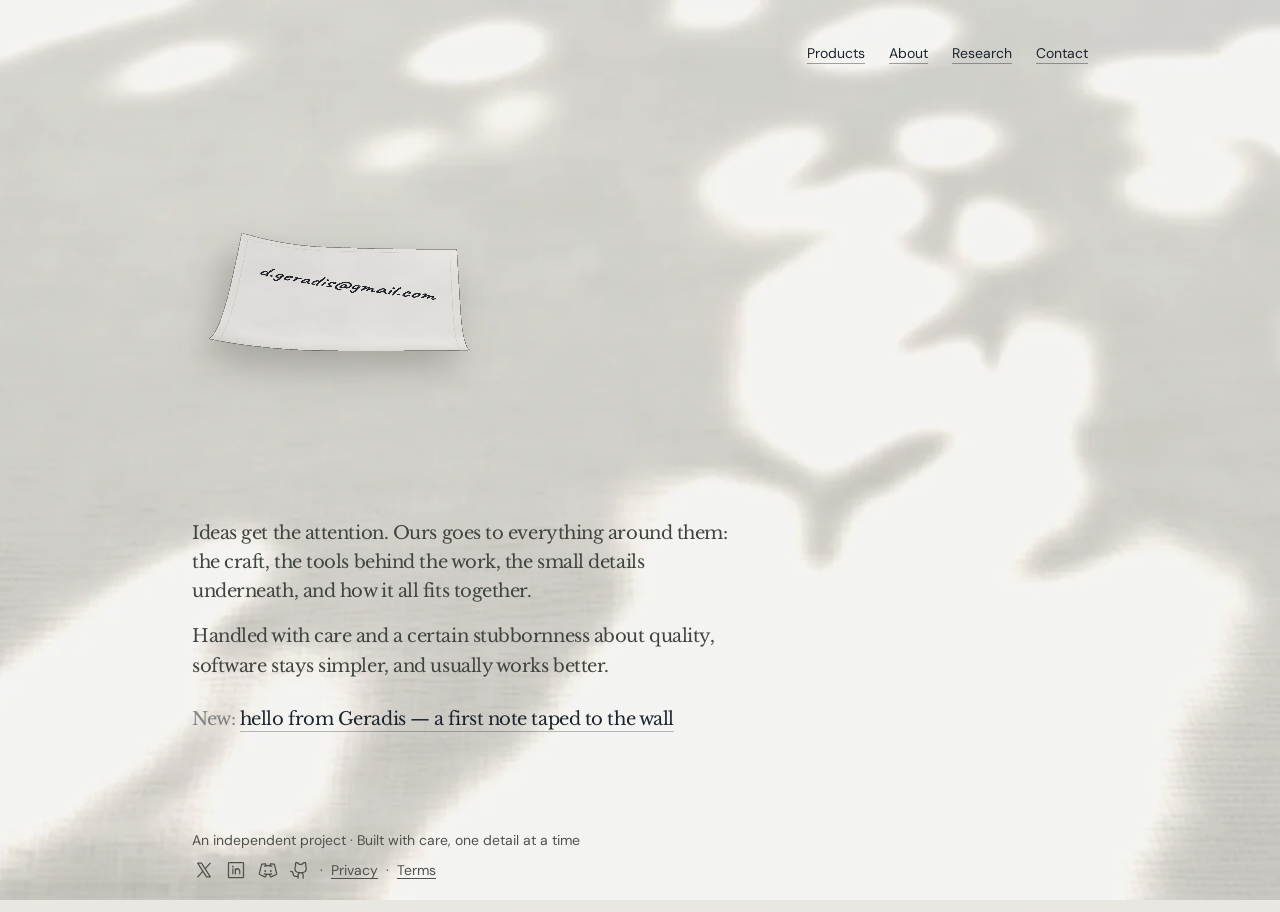
<file: index (1).html>
<!DOCTYPE html>
<html lang="en">
<head>
  <meta charset="utf-8">
  <meta name="viewport" content="width=device-width, initial-scale=1, viewport-fit=cover">
  <meta name="color-scheme" content="light">
  <meta name="description" content="Geradis — an independent project. Our interest is in everything around the idea: the craft, the tools, the details underneath, and how it all fits together.">
  <title>Geradis</title>
  <meta property="og:title" content="Geradis">
  <meta property="og:description" content="An independent project. Our interest is in everything around the idea: the craft, the tools, the details underneath, and how it all fits together.">
  <meta property="og:type" content="website">
  <meta property="og:site_name" content="Geradis">
  <meta property="og:image" content="assets/img/ogimage.png">
  <meta property="og:image:width" content="1200">
  <meta property="og:image:height" content="630">
  <meta name="twitter:card" content="summary_large_image">
  <meta name="twitter:title" content="Geradis">
  <meta name="twitter:description" content="An independent project. Our interest is in everything around the idea: the craft, the tools, the details underneath, and how it all fits together.">
  <meta name="twitter:image" content="assets/img/ogimage.png">
  <link rel="icon" href="favicon.ico" sizes="16x16 32x48">
  <link rel="icon" href="assets/img/favicon-32.png" sizes="32x32">
  <link rel="icon" href="assets/img/favicon-16.png" sizes="16x16">
  <link rel="apple-touch-icon" href="assets/img/apple-touch-icon.png" sizes="180x180">
  <link rel="preload" as="image" href="assets/img/cloth.webp">
  <style>
    /* ---------- Fonts (self-hosted) ---------- */
    @font-face { font-family: 'DM Sans'; src: url('assets/fonts/dm-sans-400.woff2') format('woff2'); font-weight: 400; font-style: normal; font-display: swap; }
    @font-face { font-family: 'DM Sans'; src: url('assets/fonts/dm-sans-500.woff2') format('woff2'); font-weight: 500; font-style: normal; font-display: swap; }
    @font-face { font-family: 'DM Sans'; src: url('assets/fonts/dm-sans-600.woff2') format('woff2'); font-weight: 600; font-style: normal; font-display: swap; }
    @font-face { font-family: 'DM Sans'; src: url('assets/fonts/dm-sans-700.woff2') format('woff2'); font-weight: 700; font-style: normal; font-display: swap; }
    @font-face { font-family: 'Libre Baskerville'; src: url('assets/fonts/libre-baskerville-400.woff2') format('woff2'); font-weight: 400; font-style: normal; font-display: swap; }
    @font-face { font-family: 'Libre Baskerville'; src: url('assets/fonts/libre-baskerville-700.woff2') format('woff2'); font-weight: 700; font-style: normal; font-display: swap; }
    @font-face { font-family: 'Caveat'; src: url('assets/fonts/caveat-600.woff2') format('woff2'); font-weight: 600; font-style: normal; font-display: swap; }
    @font-face { font-family: 'Caveat'; src: url('assets/fonts/caveat-700.woff2') format('woff2'); font-weight: 700; font-style: normal; font-display: swap; }

    /* ---------- Theme tokens ---------- */
    :root {
      --ink: #1c252d;
      --muted: #41453f;
      --fine: #4e524b;
      --link: #185ba2;
      --surface: #e9e7e2;
      --sans: 'DM Sans', -apple-system, system-ui, sans-serif;
      --serif: 'Libre Baskerville', Georgia, serif;
      --hand: 'Caveat', 'Segoe Script', cursive;
    }
    /* ---------- Base ---------- */
    * { box-sizing: border-box; margin: 0; padding: 0; }
    html { height: 100%; }
    body {
      min-height: 100dvh;
      font-family: var(--sans);
      color: var(--ink);
      background: var(--surface);
      -webkit-font-smoothing: antialiased;
    }
    .sr-only {
      position: absolute; width: 1px; height: 1px; padding: 0; margin: -1px;
      overflow: hidden; clip: rect(0 0 0 0); white-space: nowrap; border: 0;
    }

    /* ---------- Wall background ---------- */
    .wall-bg {
      position: fixed; inset: 0; z-index: -1;
      background: var(--surface);
      opacity: 0;
      transition: opacity 2.4s ease-in-out;
    }
    body.ready .wall-bg { opacity: 1; }
    .wall-img {
      position: absolute; inset: 0; width: 100%; height: 100%;
      object-fit: cover; object-position: 50% center;
      filter: blur(.5px);
      animation: wall-drift 46s ease-in-out infinite alternate;
    }
    .wall-tint {
      position: absolute; inset: 0;
      background: linear-gradient(rgba(255, 252, 246, .15), rgba(255, 252, 246, .15));
    }
    @keyframes wall-drift {
      from { transform: scale(1.015); }
      to { transform: scale(1.055); }
    }
    @media (prefers-reduced-motion: reduce) {
      .wall-bg { transition: none; opacity: 1; }
      .wall-img { animation: none; }
    }

    /* ---------- Page frame ---------- */
    .page {
      display: flex; flex-direction: column; min-height: 100dvh;
      width: min(1172px, 70%); margin: 0 auto;
      padding-bottom: max(30px, env(safe-area-inset-bottom));
    }
    header { padding-top: max(32px, env(safe-area-inset-top)); }
    nav { display: flex; justify-content: flex-end; align-items: center; gap: 24px; font-size: 14px; }

    /* animated underline links */
    .animated-link {
      color: inherit; text-decoration: none;
      display: inline-flex; min-height: 44px; align-items: center;
    }
    .animated-link span {
      padding-bottom: 2px;
      background-image: linear-gradient(currentColor, currentColor),
                        linear-gradient(color-mix(in srgb, currentColor 40%, transparent), color-mix(in srgb, currentColor 40%, transparent));
      background-size: 0% 1px, 100% 1px;
      background-position: right bottom, right bottom;
      background-repeat: no-repeat;
      transition: background-size .25s ease, background-position .25s ease;
    }
    .animated-link:hover span, .animated-link:focus-visible span {
      background-size: 100% 1px, 100% 1px;
      background-position: left bottom, left bottom;
    }
    .animated-link:focus-visible { outline: 2px solid var(--link); outline-offset: 4px; }

    main { margin: auto 0; padding: 96px 0; }

    /* ---------- Napkin (WebGL procedural cloth) ---------- */
    .napkin {
      position: relative;
      display: block;
      width: clamp(267.3px, 21.8vw, 366.3px);
      aspect-ratio: 1;
      margin: 0 0 clamp(48px, 7.5vh, 80px) 12px;
      padding: 0;
      border: 0;
      background: none;
      font: inherit;
      cursor: grab;
      -webkit-tap-highlight-color: transparent;
    }
    .napkin:active { cursor: grabbing; }
    .napkin:focus-visible { outline: 2px solid var(--link); outline-offset: 4px; }
    .napkin-canvas {
      position: absolute; inset: 0;
      width: 100%; height: 100%;
      display: block;
      opacity: 0;
      transition: opacity .8s ease;
      filter: drop-shadow(-10px 16px 18px rgba(48, 42, 36, .26));
    }
    .napkin[data-scene="ready"] .napkin-canvas { opacity: 1; }
    .napkin-fallback {
      display: none;
      position: absolute; inset: 8%;
      background: #f7f4ec;
      box-shadow: -10px 14px 22px rgba(48, 42, 36, .18);
      font-family: var(--hand);
      font-weight: 600;
      font-size: 30px;
      color: #241f1c;
      place-items: center;
      text-align: center;
      line-height: 1.1;
    }
    .napkin[data-scene="unavailable"] .napkin-fallback { display: grid; }
    .napkin-tooltip {
      position: absolute;
      left: 50%;
      top: calc(100% + 8px);
      transform: translate(-50%, 0) scale(0.94);
      transform-origin: 50% 0;
      opacity: 0;
      pointer-events: none;
      white-space: nowrap;
      background: rgba(28, 25, 22, .92);
      color: #faf7f2;
      font-family: var(--sans);
      font-size: clamp(17.5px, 1.63vw, 21.9px);
      line-height: 1;
      padding: 10px 16px;
      border-radius: 8px;
      transition: transform .18s ease, opacity .18s ease;
      z-index: 5;
    }
    .napkin-tooltip.show { transform: translate(-50%, 0) scale(1); opacity: 1; }

    /* ---------- Intro copy ---------- */
    .intro {
      max-width: 550px;
      font-family: var(--serif);
      font-size: 16px; line-height: 1.625; letter-spacing: -.025em;
      color: var(--muted);
      display: grid; gap: 16px;
      text-wrap: pretty;
    }
    .new-line {
      margin-top: 24px; max-width: 32rem;
      font-family: var(--serif);
      font-size: 16px; line-height: 1.625; letter-spacing: -.025em;
      color: var(--ink);
    }
    .new-label { opacity: .5; }
    .reveal-link {
      color: var(--ink); text-decoration: none;
      padding-bottom: 2px;
      background-image: linear-gradient(currentColor, currentColor),
                        linear-gradient(color-mix(in srgb, currentColor 30%, transparent), color-mix(in srgb, currentColor 30%, transparent));
      background-size: 0% 1px, 100% 1px;
      background-position: right bottom, right bottom;
      background-repeat: no-repeat;
      -webkit-box-decoration-break: clone; box-decoration-break: clone;
      transition: background-size .2s ease, background-position .2s ease;
    }
    .reveal-link:hover, .reveal-link:focus-visible {
      background-size: 100% 1px, 100% 1px;
      background-position: left bottom, left bottom;
    }
    .reveal-link:focus-visible { outline: 2px solid var(--link); outline-offset: 4px; }

    /* ---------- Footer ---------- */
    footer { font-size: 12px; color: var(--fine); }
    .footer-line { max-width: 900px; line-height: 1.45; text-wrap: pretty; }
    .footer-links {
      margin-top: 8px; display: flex; flex-wrap: wrap; align-items: center;
      column-gap: 8px; row-gap: 4px; line-height: 1.45;
    }
    .social { display: flex; align-items: center; gap: 8px; }
    .social a {
      display: inline-flex; width: 24px; height: 24px;
      align-items: center; justify-content: center;
      color: inherit; transition: color .2s ease;
    }
    .social a:hover { color: var(--link); }
    .social a:focus-visible { outline: 2px solid var(--link); outline-offset: 2px; border-radius: 3px; }
    .social svg { width: 20px; height: 20px; }
    .footer-links a { color: inherit; text-underline-offset: 3px; -webkit-tap-highlight-color: transparent; }
    .footer-links a:hover { text-decoration: underline; }
    .footer-links a:focus-visible { outline: 2px solid var(--link); outline-offset: 4px; border-radius: 3px; }
    .sep { user-select: none; }

    /* ---------- Mobile ---------- */
    @media (max-width: 700px) {
      .page {
        width: auto;
        margin-left: max(26px, env(safe-area-inset-left));
        margin-right: max(26px, env(safe-area-inset-right));
      }
      main { padding: 128px 0; }
      .napkin { width: 267.3px; margin-left: 5px; margin-bottom: 52px; }
      .napkin-tooltip { padding: 8px 12px; }
    }
    @media (min-width: 640px) {
      .intro, .new-line { font-size: 18px; }
      footer { font-size: 14px; }
    }
  </style>
</head>
<body>
  <div class="wall-bg" aria-hidden="true">
    <img class="wall-img" src="assets/img/cloth.webp" alt="">
    <div class="wall-tint"></div>
  </div>

  <div class="page">
    <header>
      <nav aria-label="Main navigation">
        <a class="animated-link" href="#products"><span>Products</span></a>
        <a class="animated-link" href="#about"><span>About</span></a>
        <a class="animated-link" href="#research"><span>Research</span></a>
        <a class="animated-link" href="mailto:d.geradis@gmail.com"><span>Contact</span></a>
      </nav>
    </header>

    <main>
      <h1 class="sr-only">Geradis</h1>
      <button class="napkin" id="napkin" type="button" aria-label="Geradis, handwritten on a white napkin on the table — activate to copy d.geradis@gmail.com">
        <canvas class="napkin-canvas" aria-hidden="true"></canvas>
        <span class="napkin-fallback" aria-hidden="true"><span>d.geradis<br>@gmail.com</span></span>
        <span class="napkin-tooltip" role="status" aria-live="polite">email скопирован в буфер обмена</span>
      </button>

      <div class="intro">
        <p>Ideas get the attention. Ours goes to everything around them: the craft, the tools behind the work, the small details underneath, and how it all fits together.</p>
        <p>Handled with care and a certain stubbornness about quality, software stays simpler, and usually works better.</p>
      </div>
      <p class="new-line">
        <span class="new-label">New:</span>
        <a class="reveal-link" href="#">hello from Geradis — a first note taped to the wall</a>
      </p>
    </main>

    <footer>
      <p class="footer-line">
        <span>An independent project</span><span class="sep" aria-hidden="true">&nbsp;·&nbsp;</span><span>Built with care, one detail at a time</span>
      </p>
      <div class="footer-links">
        <div class="social">
          <a href="#" aria-label="X" title="X">
            <svg viewBox="0 0 256 256" fill="currentColor" aria-hidden="true" focusable="false"><path d="M214.75,211.71l-62.6-98.38,61.77-67.95a8,8,0,0,0-11.84-10.76L143.24,99.34,102.75,35.71A8,8,0,0,0,96,32H48a8,8,0,0,0-6.75,12.3l62.6,98.37-61.77,68a8,8,0,1,0,11.84,10.76l58.84-64.72,40.49,63.63A8,8,0,0,0,160,224h48a8,8,0,0,0,6.75-12.29ZM164.39,208,62.57,48h29L193.43,208Z"/></svg>
          </a>
          <a href="#" aria-label="LinkedIn" title="LinkedIn">
            <svg viewBox="0 0 256 256" fill="currentColor" aria-hidden="true" focusable="false"><path d="M216,24H40A16,16,0,0,0,24,40V216a16,16,0,0,0,16,16H216a16,16,0,0,0,16-16V40A16,16,0,0,0,216,24Zm0,192H40V40H216V216ZM96,112v64a8,8,0,0,1-16,0V112a8,8,0,0,1,16,0Zm88,28v36a8,8,0,0,1-16,0V140a20,20,0,0,0-40,0v36a8,8,0,0,1-16,0V112a8,8,0,0,1,15.79-1.78A36,36,0,0,1,184,140ZM100,84A12,12,0,1,1,88,72,12,12,0,0,1,100,84Z"/></svg>
          </a>
          <a href="#" aria-label="Discord" title="Discord">
            <svg viewBox="0 0 256 256" fill="currentColor" aria-hidden="true" focusable="false"><path d="M104,140a12,12,0,1,1-12-12A12,12,0,0,1,104,140Zm60-12a12,12,0,1,0,12,12A12,12,0,0,0,164,128Zm74.45,64.9-67,29.71a16.17,16.17,0,0,1-21.71-9.1l-8.11-22q-6.72.45-13.63.46t-13.63-.46l-8.11,22a16.18,16.18,0,0,1-21.71,9.1l-67-29.71a15.93,15.93,0,0,1-9.06-18.51L38,58A16.07,16.07,0,0,1,51,46.14l36.06-5.93a16.22,16.22,0,0,1,18.26,11.88l3.26,12.84Q118.11,64,128,64t19.4.93l3.26-12.84a16.21,16.21,0,0,1,18.26-11.88L205,46.14A16.07,16.07,0,0,1,218,58l29.53,116.38A15.93,15.93,0,0,1,238.45,192.9ZM232,178.28,202.47,62s0,0-.08,0L166.33,56a.17.17,0,0,0-.17,0l-2.83,11.14c5,.94,10,2.06,14.83,3.42A8,8,0,1,1,176,86.31a8.09,8.09,0,0,1-2.16-.3A172.25,172.25,0,0,0,128,80a172.25,172.25,0,0,0-45.84,6,8,8,0,1,1-4.32-15.4c4.82-1.36,9.78-2.48,14.82-3.42L89.83,56s0,0-.12,0h0L53.61,61.93a.17.17,0,0,0-.09,0L24,178.33,91,208a.23.23,0,0,0,.22,0L98,189.72a173.2,173.2,0,0,1-20.14-4.32A8,8,0,1,1,82.16,170,171.85,171.85,0,0,0,128,176a171.85,171.85,0,0,0,45.84-6,8,8,0,0,1,4.32,15.41A173.2,173.2,0,0,1,158,189.72L164.75,208a.22.22,0,0,0,.21,0Z"/></svg>
          </a>
          <a href="#" aria-label="GitHub" title="GitHub">
            <svg viewBox="0 0 256 256" fill="currentColor" aria-hidden="true" focusable="false"><path d="M208.31,75.68A59.78,59.78,0,0,0,202.93,28,8,8,0,0,0,196,24a59.75,59.75,0,0,0-48,24H124A59.75,59.75,0,0,0,76,24a8,8,0,0,0-6.93,4,59.78,59.78,0,0,0-5.38,47.68A58.14,58.14,0,0,0,56,104v8a56.06,56.06,0,0,0,48.44,55.47A39.8,39.8,0,0,0,96,192v8H72a24,24,0,0,1-24-24A40,40,0,0,0,8,136a8,8,0,0,0,0,16,24,24,0,0,1,24,24,40,40,0,0,0,40,40H96v16a8,8,0,0,0,16,0V192a24,24,0,0,1,48,0v40a8,8,0,0,0,16,0V192a39.8,39.8,0,0,0-8.44-24.53A56.06,56.06,0,0,0,216,112v-8A58.14,58.14,0,0,0,208.31,75.68ZM200,112a40,40,0,0,1-40,40H112a40,40,0,0,1-40-40v-8a41.74,41.74,0,0,1,6.9-22.48A8,8,0,0,0,80,73.83a43.81,43.81,0,0,1,.79-33.58,43.88,43.88,0,0,1,32.32,20.06A8,8,0,0,0,119.82,64h32.35a8,8,0,0,0,6.74-3.69,43.87,43.87,0,0,1,32.32-20.06A43.81,43.81,0,0,1,192,73.83a8.09,8.09,0,0,0,1,7.65A41.72,41.72,0,0,1,200,104Z"/></svg>
          </a>
        </div>
        <span class="sep" aria-hidden="true">·</span>
        <a href="#">Privacy</a>
        <span class="sep" aria-hidden="true">·</span>
        <a href="#">Terms</a>
      </div>
    </footer>
  </div>

  <script>
    // Reveal the wall scene once the page is ready.
    window.addEventListener('load', () => document.body.classList.add('ready'));
    setTimeout(() => document.body.classList.add('ready'), 1200); // fallback

    // Hidden channel.
    console.log(
      '%c      ██████╗     \n' +
      '     ██╔════╝     \n' +
      '     ██║  ███╗    \n' +
      '     ██║   ██║    \n' +
      '     ╚██████╔╝    \n' +
      '      ╚═════╝     \n' +
      '%c\n' +
      'GERADIS // hidden channel\n\n' +
      '> You found the note behind the wallpaper.\n\n' +
      'Curious about craft, tools, and details?\n' +
      'Say hi: d.geradis@gmail.com\n' +
      'Extra credit if you bring something you built.\n',
      'color: #b8862b; font-family: monospace; font-size: 14px; line-height: 1;',
      'font-family: monospace; font-size: 12px;'
    );

    // Napkin — faithful port of the unreallabs wall-note physics (Rc in scene.js):
    // two-layer gust scheduler + bend/twist/poke damped springs + CPU cantilever
    // vertex deformation (48x32 grid, computeVertexNormals each frame).
    (() => {
      const btn = document.getElementById('napkin');
      const canvas = btn && btn.querySelector('.napkin-canvas');
      const tip = btn && btn.querySelector('.napkin-tooltip');
      if (!btn || !canvas || !tip) return;

      const EMAIL = 'd.geradis@gmail.com';
      const reduceMotion = window.matchMedia('(prefers-reduced-motion: reduce)').matches;
      const gl = canvas.getContext('webgl', { alpha: true, antialias: true, premultipliedAlpha: false });
      if (!gl) { btn.dataset.scene = 'unavailable'; return; }

      try {
        // ---- shaders --------------------------------------------------------
        const VERT = `
          uniform mat4 uMVP;
          uniform mat4 uModel;
          attribute vec3 aPos;
          attribute vec2 aUv;
          attribute vec3 aNrm;
          varying vec2 vUv;
          varying vec3 vNormal;
          varying float vHeight;
          void main() {
            vUv = aUv;
            vHeight = aPos.z;
            vec3 n = normalize(vec3(aNrm.x / 1.30, aNrm.y, aNrm.z)); // компенсация растяжения по x
            vNormal = normalize(mat3(uModel) * n);
            vec3 pos = aPos;
            pos.x *= 1.30; // компенсация ракурса: салфетка квадратная
            gl_Position = uMVP * vec4(pos, 1.0);
          }
        `;
        const FRAG = `
          precision highp float;
          uniform sampler2D uText;
          uniform vec3 uLight;
          varying vec2 vUv;
          varying vec3 vNormal;
          varying float vHeight;

          float hash(vec2 p) { return fract(sin(dot(p, vec2(127.1, 311.7))) * 43758.5453); }
          float vnoise(vec2 p) {
            vec2 i = floor(p), f = fract(p);
            vec2 q = f * f * (3.0 - 2.0 * f);
            return mix(mix(hash(i), hash(i + vec2(1.0, 0.0)), q.x),
                       mix(hash(i + vec2(0.0, 1.0)), hash(i + vec2(1.0, 1.0)), q.x), q.y);
          }

          void main() {
            vec3 base = vec3(0.972, 0.966, 0.952);
            // плотная бумага: плавные разводы волокон — сглаженный шум без сетки
            // (высокочастотные «нити» sin(850) алиасили и выглядели как тюль)
            base *= 0.982 + 0.020 * vnoise(vUv * 6.5) + 0.013 * vnoise(vUv * 16.0 + 37.2);
            base -= 0.008 * vnoise(vUv * 90.0 + 11.3);
            // подшитый край с одной строчкой
            float ed = min(min(vUv.x, 1.0 - vUv.x), min(vUv.y, 1.0 - vUv.y));
            base *= 1.0 - 0.07 * smoothstep(0.0022, 0.0008, abs(ed - 0.033));
            // освещение
            vec3 N = normalize(vNormal);
            vec3 L = normalize(uLight);
            float diff = max(dot(N, L), 0.0);
            float shade = 0.60 + 0.34 * diff + 0.10 * clamp(vHeight * 8.0, -0.6, 0.6);
            vec3 col = base * shade;
            col += vec3(0.02) * pow(max(dot(reflect(-L, N), vec3(0.0, 0.0, 1.0)), 0.0), 24.0);
            // рукописный текст
            vec4 ink = texture2D(uText, vUv);
            col = mix(col, ink.rgb, ink.a);
            gl_FragColor = vec4(col, 1.0);
          }
        `;
        function compile(type, src) {
          const s = gl.createShader(type);
          gl.shaderSource(s, src);
          gl.compileShader(s);
          if (!gl.getShaderParameter(s, gl.COMPILE_STATUS)) throw new Error(gl.getShaderInfoLog(s));
          return s;
        }
        const prog = gl.createProgram();
        gl.attachShader(prog, compile(gl.VERTEX_SHADER, VERT));
        gl.attachShader(prog, compile(gl.FRAGMENT_SHADER, FRAG));
        gl.linkProgram(prog);
        if (!gl.getProgramParameter(prog, gl.LINK_STATUS)) throw new Error(gl.getProgramInfoLog(prog));
        gl.useProgram(prog);

        // ---- геометрия: сетка 48x32, как PlaneGeometry(1,1,48,32) в оригинале --
        const NX = 48, NY = 32;
        const V = (NX + 1) * (NY + 1);
        const T = new Float32Array(V * 2);   // координаты покоя
        const UV = new Float32Array(V * 2);
        let k = 0;
        for (let j = 0; j <= NY; j++) {
          for (let i = 0; i <= NX; i++) {
            const x = i / NX - 0.5, y = 0.5 - j / NY;
            T[k] = x; UV[k++] = x + 0.5;
            T[k] = y; UV[k++] = y + 0.5;
          }
        }
        const idx = new Uint16Array(NX * NY * 6);
        k = 0;
        for (let j = 0; j < NY; j++) {
          for (let i = 0; i < NX; i++) {
            const a = j * (NX + 1) + i, b = a + 1, c = a + NX + 1, d = c + 1;
            idx[k++] = a; idx[k++] = c; idx[k++] = b;
            idx[k++] = b; idx[k++] = c; idx[k++] = d;
          }
        }
        // микрорельеф покоя: гладкий value-noise ±0.008 — лежащая ткань не бывает
        // идеально плоской, но и не держит замороженных завитков (как на оригинале:
        // покой почти плоский, вся динамика — в порывах)
        const RZ = new Float32Array(V);
        {
          const hsh = (ix, iy) => { const n = Math.sin(ix * 127.1 + iy * 311.7) * 43758.5453; return n - Math.floor(n); };
          for (let v = 0; v < V; v++) {
            const gx = (T[v * 2] + 0.5) * 2.4, gy = (T[v * 2 + 1] + 0.5) * 2.4;
            const ix = Math.floor(gx), iy = Math.floor(gy);
            const fx = gx - ix, fy = gy - iy;
            const sx = fx * fx * (3 - 2 * fx), sy = fy * fy * (3 - 2 * fy);
            const a00 = hsh(ix, iy), a10 = hsh(ix + 1, iy), a01 = hsh(ix, iy + 1), a11 = hsh(ix + 1, iy + 1);
            const n1 = a00 + (a10 - a00) * sx + (a01 - a00) * sy + (a00 - a10 - a01 + a11) * sx * sy;
            const gx2 = (T[v * 2] + 0.5) * 5.3, gy2 = (T[v * 2 + 1] + 0.5) * 5.3;
            const ix2 = Math.floor(gx2), iy2 = Math.floor(gy2);
            const fx2 = gx2 - ix2, fy2 = gy2 - iy2;
            const sx2 = fx2 * fx2 * (3 - 2 * fx2), sy2 = fy2 * fy2 * (3 - 2 * fy2);
            const b00 = hsh(ix2 + 7.3, iy2 + 3.1), b10 = hsh(ix2 + 8.3, iy2 + 3.1), b01 = hsh(ix2 + 7.3, iy2 + 4.1), b11 = hsh(ix2 + 8.3, iy2 + 4.1);
            const n2 = b00 + (b10 - b00) * sx2 + (b01 - b00) * sy2 + (b00 - b10 - b01 + b11) * sx2 * sy2;
            RZ[v] = (n1 - 0.5) * 0.012 + (n2 - 0.5) * 0.006;
          }
        }
        const dynBuf = gl.createBuffer(); // [x,y,z, nx,ny,nz] × V, обновляется каждый кадр
        gl.bindBuffer(gl.ARRAY_BUFFER, dynBuf);
        gl.bufferData(gl.ARRAY_BUFFER, V * 6 * 4, gl.DYNAMIC_DRAW);
        const uvBuf = gl.createBuffer();
        gl.bindBuffer(gl.ARRAY_BUFFER, uvBuf);
        gl.bufferData(gl.ARRAY_BUFFER, UV, gl.STATIC_DRAW);
        gl.bindBuffer(gl.ELEMENT_ARRAY_BUFFER, gl.createBuffer());
        gl.bufferData(gl.ELEMENT_ARRAY_BUFFER, idx, gl.STATIC_DRAW);
        const aPos = gl.getAttribLocation(prog, 'aPos');
        const aUv = gl.getAttribLocation(prog, 'aUv');
        const aNrm = gl.getAttribLocation(prog, 'aNrm');
        gl.bindBuffer(gl.ARRAY_BUFFER, dynBuf);
        gl.enableVertexAttribArray(aPos);
        gl.vertexAttribPointer(aPos, 3, gl.FLOAT, false, 24, 0);
        gl.enableVertexAttribArray(aNrm);
        gl.vertexAttribPointer(aNrm, 3, gl.FLOAT, false, 24, 12);
        gl.bindBuffer(gl.ARRAY_BUFFER, uvBuf);
        gl.enableVertexAttribArray(aUv);
        gl.vertexAttribPointer(aUv, 2, gl.FLOAT, false, 8, 0);

        // ---- матрицы (column-major) ------------------------------------------
        const M = {
          mul(a, b) {
            const r = new Float32Array(16);
            for (let c = 0; c < 4; c++) for (let i = 0; i < 4; i++)
              r[c * 4 + i] = a[i] * b[c * 4] + a[4 + i] * b[c * 4 + 1] + a[8 + i] * b[c * 4 + 2] + a[12 + i] * b[c * 4 + 3];
            return r;
          },
          perspective(fovY, aspect, near, far) {
            const f = 1 / Math.tan(fovY / 2), n = 1 / (near - far);
            return new Float32Array([f / aspect, 0, 0, 0, 0, f, 0, 0, 0, 0, (far + near) * n, -1, 0, 0, 2 * far * near * n, 0]);
          },
          rotX(a) { const c = Math.cos(a), s = Math.sin(a); return new Float32Array([1, 0, 0, 0, 0, c, s, 0, 0, -s, c, 0, 0, 0, 0, 1]); },
          rotZ(a) { const c = Math.cos(a), s = Math.sin(a); return new Float32Array([c, s, 0, 0, -s, c, 0, 0, 0, 0, 1, 0, 0, 0, 0, 1]); },
          trans(x, y, z) { return new Float32Array([1, 0, 0, 0, 0, 1, 0, 0, 0, 0, 1, 0, x, y, z, 1]); }
        };
        // ракурс как на рефе: салфетка лежит на поверхности, камера под углом
        const model = M.mul(M.rotX(-0.75), M.rotZ(-0.06));
        const mvp = M.mul(M.perspective(22 * Math.PI / 180, 1, 0.1, 10),
                    M.mul(M.trans(0, 0, -4.0), M.mul(M.trans(0, 0.02, 0), model)));

        const U = {
          mvp: gl.getUniformLocation(prog, 'uMVP'),
          model: gl.getUniformLocation(prog, 'uModel'),
          text: gl.getUniformLocation(prog, 'uText'),
          light: gl.getUniformLocation(prog, 'uLight')
        };
        gl.uniformMatrix4fv(U.mvp, false, mvp);
        gl.uniformMatrix4fv(U.model, false, model);
        gl.uniform3f(U.light, -0.45, 0.60, 0.66);
        gl.uniform1i(U.text, 0);

        const posArr = new Float32Array(V * 6);
        let raf = 0, lastT = 0, alarm = 0, t0 = 0;

        // ---- текстура надписи: одна строка под углом, шариковая ручка ----------
        function uploadTextTexture() {
          const S = 1024;
          const c = document.createElement('canvas');
          c.width = c.height = S;
          const x = c.getContext('2d');
          x.clearRect(0, 0, S, S);
          const TXT = 'd.geradis@gmail.com';
          // размер: строка занимает ~80% ширины салфетки
          let size = 112;
          x.font = `600 ${size}px Caveat, cursive`;
          size = Math.floor(size * 820 / x.measureText(TXT).width);
          x.font = `600 ${size}px Caveat, cursive`;
          // как на рефе: от левого верхнего угла вниз-вправо, одним росчерком
          x.save();
          x.translate(112, 262);
          x.rotate(9.5 * Math.PI / 180);
          x.textBaseline = 'middle';
          x.textAlign = 'left';
          // шариковая ручка: плотные чернила с холодным оттенком,
          // два добивочных прохода дают неровное отложение по краям штриха
          x.fillStyle = 'rgba(27, 29, 38, 0.93)';
          x.fillText(TXT, 0, 0);
          x.fillStyle = 'rgba(27, 29, 38, 0.30)';
          x.fillText(TXT, 0.8, -0.7);
          x.fillText(TXT, -0.7, 0.9);
          x.restore();
          // отложение чернил: зерно по штриху + редкие капли и микропропуски
          const img = x.getImageData(0, 0, S, S), d = img.data;
          let seed = 99;
          const rnd = () => (seed = (seed * 1664525 + 1013904223) >>> 0) / 4294967296;
          for (let i = 0; i < d.length; i += 4) {
            const a = d[i + 3];
            if (a > 40) {
              const f = rnd();
              if (f < 0.012) d[i + 3] = Math.min(255, a * 1.7 + 30);      // капля
              else if (f < 0.026) d[i + 3] = a * 0.34;                    // микропропуск
              else d[i + 3] = a * (0.9 + rnd() * 0.2);                    // зерно нажима
            }
          }
          x.putImageData(img, 0, 0);
          const tex = gl.createTexture();
          gl.activeTexture(gl.TEXTURE0);
          gl.bindTexture(gl.TEXTURE_2D, tex);
          gl.pixelStorei(gl.UNPACK_FLIP_Y_WEBGL, true);
          gl.texImage2D(gl.TEXTURE_2D, 0, gl.RGBA, gl.RGBA, gl.UNSIGNED_BYTE, c);
          gl.texParameteri(gl.TEXTURE_2D, gl.TEXTURE_MIN_FILTER, gl.LINEAR);
          gl.texParameteri(gl.TEXTURE_2D, gl.TEXTURE_MAG_FILTER, gl.LINEAR);
          gl.texParameteri(gl.TEXTURE_2D, gl.TEXTURE_WRAP_S, gl.CLAMP_TO_EDGE);
          gl.texParameteri(gl.TEXTURE_2D, gl.TEXTURE_WRAP_T, gl.CLAMP_TO_EDGE);
        }

        // ---- размер ------------------------------------------------------------
        function resize() {
          const dpr = Math.min(2, window.devicePixelRatio || 1);
          const w = Math.max(1, Math.round(btn.clientWidth * dpr));
          if (canvas.width !== w) { canvas.width = w; canvas.height = w; }
          gl.viewport(0, 0, canvas.width, canvas.height);
          if (btn.dataset.scene === 'ready') wake();
        }
        new ResizeObserver(resize).observe(btn);
        resize();

        // ---- физика: точный порт салфетки unreallabs (Rc из scene.js) ----------
        // два слоя порывов: собственный (быстрый) + настенный (медленный, вес 0.5),
        // пружины bend/twist/poke, подшаги до 120 Гц, cantilever-деформация на CPU
        let seed = 143;
        const rnd = () => (seed = (seed * 1664525 + 1013904223) >>> 0) / 4294967296;
        const wall = { time: 0, nextGust: 1.6, gustStart: -10, duration: 1, strength: 0, direction: 0, bend: 0, bendVel: 0, twist: 0, twistVel: 0 };
        const own = { time: 0, nextGust: 0.8, start: -10, duration: 1, strength: 0, direction: 0, bend: 0, bendVel: 0, twist: 0, twistVel: 0 };
        const hover = { x: 0, y: 0, tx: 0, ty: 0, amount: 0, target: 0 };
        const poke = { x: 0, y: 0, amount: 0, target: 0, vel: 0 };

        function step(dt, now) {
          const rm = reduceMotion;
          const rh = rm ? 1 : 1 - Math.exp(-dt * 14);
          hover.x += (hover.tx - hover.x) * rh;
          hover.y += (hover.ty - hover.y) * rh;
          hover.amount += (hover.target - hover.amount) * rh;
          if (!rm) {
            own.time = (now - t0) / 1000; // wall-clock: будильник порыва срабатывает и после сна
            wall.time = own.time;
            if (own.time >= own.nextGust) {
              own.start = own.time;
              own.duration = 1.5 + rnd() * 0.9;
              own.strength = 0.65 + rnd() * 0.3;
              own.direction = rnd() * 2 - 1;
              own.nextGust = own.time + own.duration + 2 + rnd() * 2;
            }
            if (wall.time >= wall.nextGust) {
              wall.gustStart = wall.time;
              wall.duration = 3.5 + rnd() * 2.5;
              wall.strength = 0.25 + rnd() * 0.35;
              wall.direction = -0.8 + rnd() * 1.2;
              wall.nextGust = wall.time + 9 + rnd() * 8;
            }
          }
          const po = Math.min(1, Math.max(0, (own.time - own.start) / own.duration));
          const oa = rm ? 0 : own.strength * Math.sin(po * Math.PI) ** 2;
          const pw = Math.min(1, Math.max(0, (wall.time - wall.gustStart) / wall.duration));
          const wa = rm ? 0 : wall.strength * Math.sin(pw * Math.PI) ** 2;
          const steps = Math.max(1, Math.ceil(dt * 120)), h = dt / steps;
          for (let i = 0; i < steps; i++) {
            if (!rm) {
              own.bendVel += ((oa + wall.bend * 0.5 - own.bend) * 75 - own.bendVel * 6) * h;
              own.bend += own.bendVel * h;
              own.twistVel += ((oa * own.direction + wall.twist * 0.5 - own.twist) * 110 - own.twistVel * 5.5) * h;
              own.twist += own.twistVel * h;
              wall.bendVel += ((wa - wall.bend) * 90 - wall.bendVel * 7.5) * h;
              wall.bend += wall.bendVel * h;
              wall.twistVel += ((wa * wall.direction - wall.twist) * 135 - wall.twistVel * 6.5) * h;
              wall.twist += wall.twistVel * h;
            }
            poke.vel += ((poke.target - poke.amount) * 200 - poke.vel * 24) * h;
            poke.amount += poke.vel * h;
            if (poke.amount < 0) { poke.amount = 0; poke.vel = 0; }
          }
          if (poke.target === 0 && poke.amount < 0.001 && Math.abs(poke.vel) < 0.01) { poke.amount = 0; poke.vel = 0; }
        }

        // деформация: кантилевер нижней половины + заворот верхних углов +
        // заворот левой кромки + статичный рельеф покоя — формулы оригинала 1:1
        function deform() {
          const hA = hover.amount;
          const yA = Math.min(poke.amount, 1);
          const wTop = hA * (0.35 + 0.65 * (0.5 - hover.y));   // вес изгиба от курсора
          const wTwist = hA * (0.5 + hover.y);                 // вес заворота углов
          const pTop = yA * (0.35 + 0.65 * (0.5 - poke.y));
          const pTwist = yA * (0.5 + poke.y);
          const lx = hover.x * 2;
          const w = poke.x * 2;
          const E = 1 - Math.max(hA, yA) * 0.6;                // прижал рукой — ветер не поднимает
          const D = own.bend * E;
          const O = own.twist * E;
          for (let v = 0; v < V; v++) {
            const tx = T[v * 2], ty = T[v * 2 + 1];
            const r = Math.pow(0.5 - ty, 1.7);                 // спад к нижней кромке
            const i2 = Math.max(0, -ty);                       // свободная длина от середины вниз
            const f = tx < 0 ? -1 : 1;
            // основная дуга: в покое ткань лежит почти плоско (0.012), порывы поднимают
            // нижнюю половину кантилевером (кривизна до ~2.5), твист наклоняет фронт
            const a = Math.max(0.008, 0.012 + wTop * 1.04 * (1 + lx * tx * 1.6)
              + pTop * 1.8 * (1 + w * tx * 1.6) + D * 2.3 + O * tx * 0.9);
            const c = a * i2;
            const u = i2 - Math.sin(c) / a;                    // укорочение хорды (подъём кромки)
            const d = (1 - Math.cos(c)) / a;                   // вылет из плоскости
            // заворот верхних углов: зона спит в покое, оживает в порыве и под курсором
            const p = Math.max(0, (Math.abs(tx) - 0.095) * 0.8 + (ty - 0.5) * 0.6);
            const m2 = (f < 0 ? 0.16 : 0.13) + D * 0.65 - f * O * 0.45
              + wTwist * 2.2 * Math.max(0, (f * lx - 0.2) / 0.8)
              + pTwist * 3.2 * Math.max(0, (f * w - 0.2) / 0.8);
            const h2 = m2 * p;
            const g = p - Math.sin(h2) / m2;
            const b2 = (1 - Math.cos(h2)) / m2;
            // заворот левой кромки: в покое едва заметен, в порыве и при нажатии растёт
            const x3 = Math.max(0, -tx - 0.12);
            const E3 = 0.22 + D * 0.65 + O * 0.3 + yA * Math.max(0, -w) * 0.45;
            const k3 = E3 * x3;
            const A3 = x3 - Math.sin(k3) / E3;
            const j3 = (1 - Math.cos(k3)) / E3;
            posArr[v * 6] = tx - f * g * 0.8 + A3;
            posArr[v * 6 + 1] = ty + r * tx * tx * 0.08 + u - g * 0.6;
            posArr[v * 6 + 2] = d + b2 + j3 + RZ[v];
          }
          // нормали по деформированной сетке
          const W1 = NX + 1;
          for (let j = 0; j <= NY; j++) {
            for (let i = 0; i <= NX; i++) {
              const v = j * W1 + i;
              const r = (i < NX ? v + 1 : v) * 6, l = (i > 0 ? v - 1 : v) * 6;
              const u = (j > 0 ? v - W1 : v) * 6, d = (j < NY ? v + W1 : v) * 6;
              const tx = posArr[r] - posArr[l], ty = posArr[r + 1] - posArr[l + 1], tz = posArr[r + 2] - posArr[l + 2];
              const ux = posArr[u] - posArr[d], uy = posArr[u + 1] - posArr[d + 1], uz = posArr[u + 2] - posArr[d + 2];
              let nx = ty * uz - tz * uy, ny = tz * ux - tx * uz, nz = tx * uy - ty * ux;
              const il = 1 / (Math.hypot(nx, ny, nz) + 1e-9);
              posArr[v * 6 + 3] = nx * il; posArr[v * 6 + 4] = ny * il; posArr[v * 6 + 5] = nz * il;
            }
          }
        }

        function draw() {
          deform();
          gl.bindBuffer(gl.ARRAY_BUFFER, dynBuf);
          gl.bufferSubData(gl.ARRAY_BUFFER, 0, posArr);
          gl.clearColor(0, 0, 0, 0);
          gl.clear(gl.COLOR_BUFFER_BIT);
          gl.drawElements(gl.TRIANGLES, idx.length, gl.UNSIGNED_SHORT, 0);
        }

        function frame(now) {
          if (!t0) { raf = requestAnimationFrame(frame); return; } // ждём ready()
          const dt = Math.min(0.05, Math.max(0.001, (now - lastT) / 1000));
          lastT = now;
          step(dt, now);
          draw();
          if (settled()) { sleep(); return; }
          raf = requestAnimationFrame(frame);
        }
        // покой: оба слоя порывов и пружины замерли, курсор ушёл
        function settled() {
          const hoverQuiet = Math.abs(hover.amount - hover.target) < 0.001
            && (hover.target === 0
              ? hover.amount < 0.001
              : (hover.x - hover.tx) * (hover.x - hover.tx) + (hover.y - hover.ty) * (hover.y - hover.ty) < 1e-5);
          return (own.time >= own.start + own.duration || reduceMotion)
            && wall.time >= wall.gustStart + wall.duration
            && Math.abs(own.bendVel) < 0.008 && Math.abs(own.twistVel) < 0.008
            && Math.abs(wall.bendVel) < 0.008 && Math.abs(wall.twistVel) < 0.008
            && poke.amount < 0.001 && Math.abs(poke.vel) < 0.01
            && hoverQuiet;
        }
        function sleep() {
          if (raf) { cancelAnimationFrame(raf); raf = 0; }
          if (reduceMotion) return;
          const wait = Math.min(own.nextGust, wall.nextGust) - own.time;
          if (wait < 0.35) { wake(); return; } // до порыва недолго — не засыпаем
          alarm = setTimeout(wake, Math.max(150, (wait - 0.12) * 1000));
        }
        function wake() {
          if (alarm) { clearTimeout(alarm); alarm = 0; }
          if (!raf) { lastT = performance.now(); raf = requestAnimationFrame(frame); }
        }
        document.addEventListener('visibilitychange', () => { if (!document.hidden) wake(); });

        // ---- указатель ---------------------------------------------------------
        function toPlane(e, dst) {
          const r = canvas.getBoundingClientRect();
          const fx = (e.clientX - r.left) / r.width;
          const fy = (e.clientY - r.top) / r.height;
          // обратная проекция камеры (fov 22°, наклон -0.75 rad) в плоскость ткани
          dst.x = Math.max(-0.5, Math.min(0.5, (fx - 0.5) * 1.196));
          const ndc = 1 - 2 * fy;
          dst.y = Math.max(-0.5, Math.min(0.5, (4 * ndc) / (3.764 - 0.682 * ndc)));
        }
        btn.addEventListener('pointermove', (e) => {
          if (reduceMotion || e.pointerType === 'touch') return;
          toPlane(e, hover);
          if (hover.amount < 0.001) { hover.x = hover.tx; hover.y = hover.ty; }
          hover.target = 1;
          wake();
        }, { passive: true });
        btn.addEventListener('pointerdown', (e) => {
          if (reduceMotion) return;
          if (e.pointerType === 'mouse' && e.button !== 0) return;
          if (!e.isPrimary) return;
          toPlane(e, poke);
          poke.target = 0.65;
          poke.vel = Math.min(24, Math.max(0, poke.vel) + 22);
          wake();
        }, { passive: true });
        function releasePoke() { if (poke.target !== 0) { poke.target = 0; wake(); } }
        btn.addEventListener('pointerup', releasePoke, { passive: true });
        btn.addEventListener('pointercancel', releasePoke, { passive: true });
        btn.addEventListener('pointerleave', () => { hover.target = 0; }, { passive: true });
        window.addEventListener('blur', () => { hover.target = 0; releasePoke(); });
        window.addEventListener('scroll', () => { hover.target = 0; }, { passive: true });

        // ---- клик: копировать email + тултип -----------------------------------
        let tipTimer = 0;
        function showTip() {
          tip.style.marginLeft = '';
          tip.classList.add('show');
          const w = tip.offsetWidth;
          const br = btn.getBoundingClientRect();
          const vl = br.left + br.width / 2 - w / 2;
          const shift = Math.max(0, 8 - vl) - Math.max(0, vl + w - innerWidth + 8);
          if (shift) tip.style.marginLeft = shift + 'px';
          clearTimeout(tipTimer);
          tipTimer = setTimeout(() => tip.classList.remove('show'), 2400);
        }
        function copyFallback() {
          const ta = document.createElement('textarea');
          ta.value = EMAIL;
          ta.style.cssText = 'position:fixed;opacity:0;pointer-events:none';
          document.body.appendChild(ta);
          ta.focus(); ta.select();
          let ok = false;
          try { ok = document.execCommand('copy'); } catch (e) {}
          ta.remove();
          if (ok) showTip();
        }
        btn.addEventListener('click', () => {
          if (navigator.clipboard && navigator.clipboard.writeText) {
            navigator.clipboard.writeText(EMAIL).then(showTip).catch(copyFallback);
          } else copyFallback();
        });

        // ---- старт: ждём шрифт надписи, затем рендер ---------------------------
        function ready() {
          uploadTextTexture();
          btn.dataset.scene = 'ready';
          t0 = performance.now();
          own.nextGust = 0.8;
          wall.nextGust = 1.6;
          wake();
        }
        if (document.fonts && document.fonts.load) {
          Promise.all([document.fonts.load('600 165px Caveat'), document.fonts.load('600 130px Caveat')])
            .then(ready, ready);
          setTimeout(() => { if (!btn.dataset.scene) ready(); }, 2000);
        } else ready();
      } catch (e) {
        btn.dataset.scene = 'unavailable';
      }
    })();
  </script>
</body>
</html>
</file>
